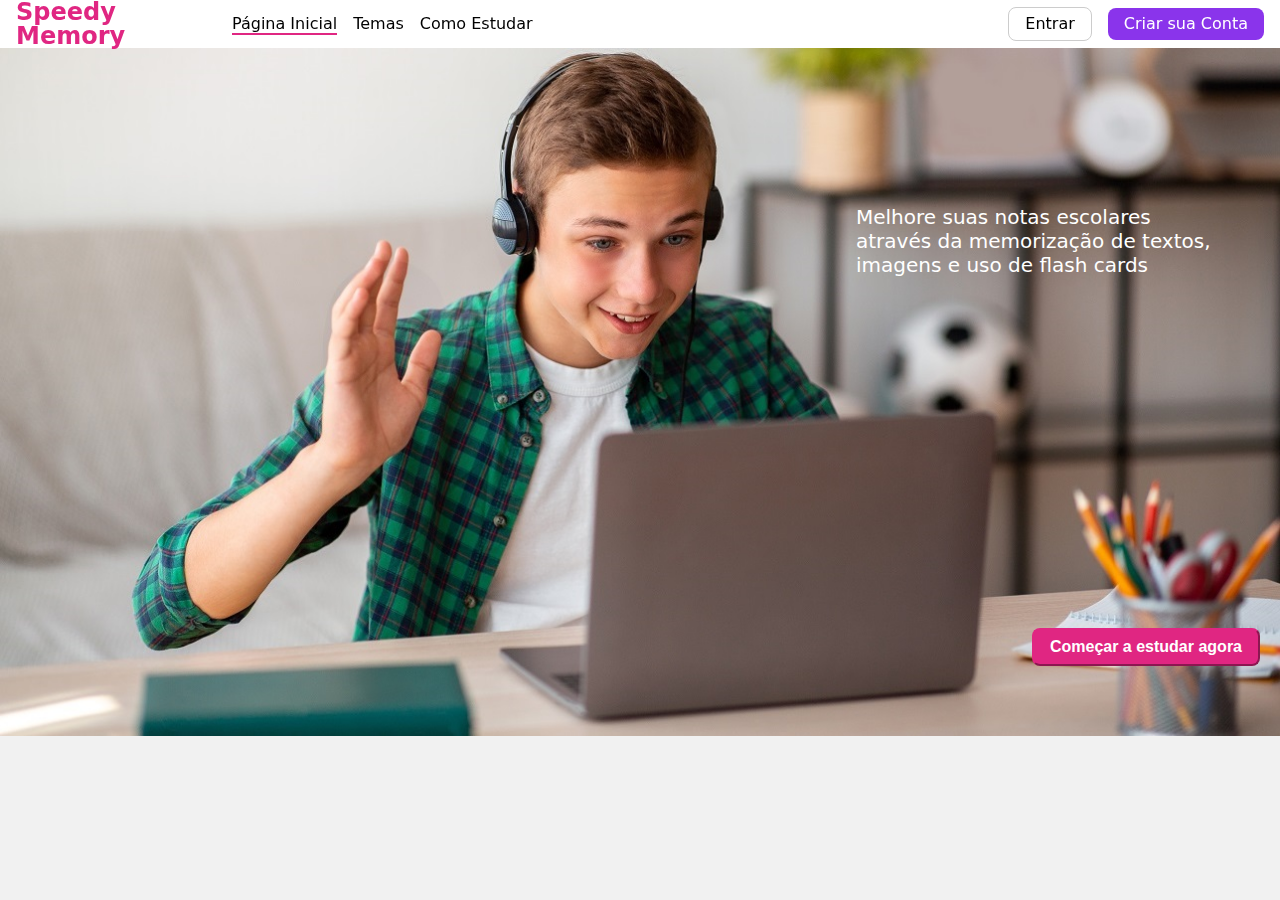
<file: index.html>
<!DOCTYPE html>
<html lang="pt-BR">
<head>
  <meta charset="UTF-8">
  <meta name="viewport" content="width=device-width, initial-scale=1.0">
  <title>Speedy Memory - Página Inicial</title>
  <link rel="stylesheet" href="assets/css/reset.css">
  <link rel="stylesheet" href="assets/css/style.css">
  <link href="assets/fontawesome/css/fontawesome.css" rel="stylesheet">
  <link href="assets/fontawesome/css/brands.css" rel="stylesheet">
  <link href="assets/fontawesome/css/solid.css" rel="stylesheet">
</head>
<body>
  <header>
    <nav>
      <div class="nav-logo"><span>Speedy Memory</span></div>
      <div class="menu-barras">
        <i class="fa-solid fa-bars"></i>
      </div>
      <div class="nav-itens">
        <div class="nav-itens-esquerda">
          <ul>
            <li><a href="index.html" class="ativado">Página Inicial</a></li>
            <li>
              <a>Temas</a>
              <ul>
                <li><a href="idiomas.html">Idiomas</a></li>
                <li><a>História</a></li>
                <li><a>Matemática</a></li>
                <li><a>...</a></li>
              </ul>

            </li>
            <li>
              <a>Como Estudar</a>
              <ul>
                <li><a href="dicas.html">Dicas</a></li>
                <li><a href="tecnicas_estudo.html">Técnicas de Estudo</a></li>
                <li><a href="indicacao_cursos.html">Indicação de Cursos</a></li>
              </ul>
            </li>
          </ul>
        </div>
        <div class="nav-itens-direita">
          <ul>
            <li id="entrar"><a href="entrar.html">Entrar</a></li>
            <li id="criar_conta"><a href="criar_conta.html">Criar sua Conta</a></li>
          </ul>
        </div>
      </div>
    </nav>
  </header>
  <main>
    <div class="contexto-principal">
      <img src="assets/img/1798078114.jpg">
      <p id="frase-pagina-principal">Melhore suas notas escolares através da memorização de textos, imagens e uso de flash cards</p>
      <button id="comecar_estudar_agora">Começar a estudar agora</button>
    </div>
  </main>

  <!-- <script src="assets/js/script.js"></script> -->
</body>
</html>
</file>
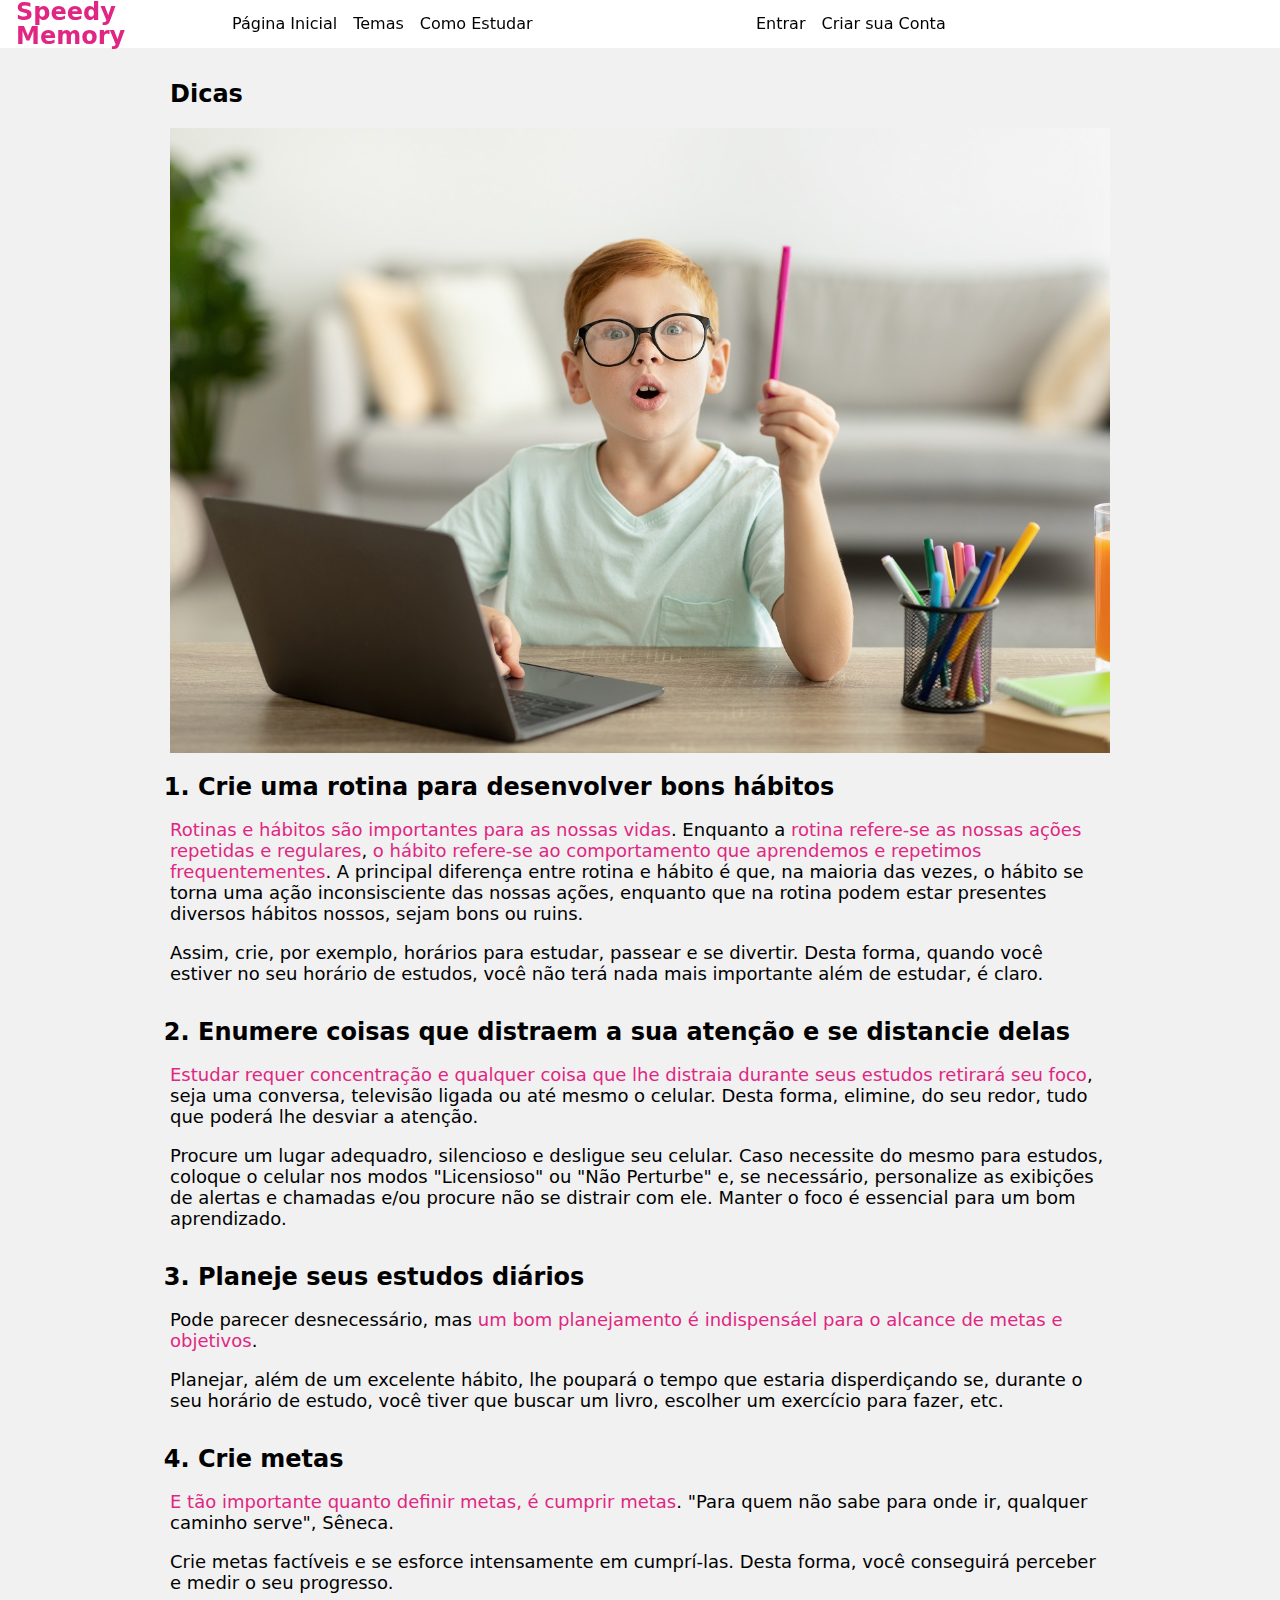
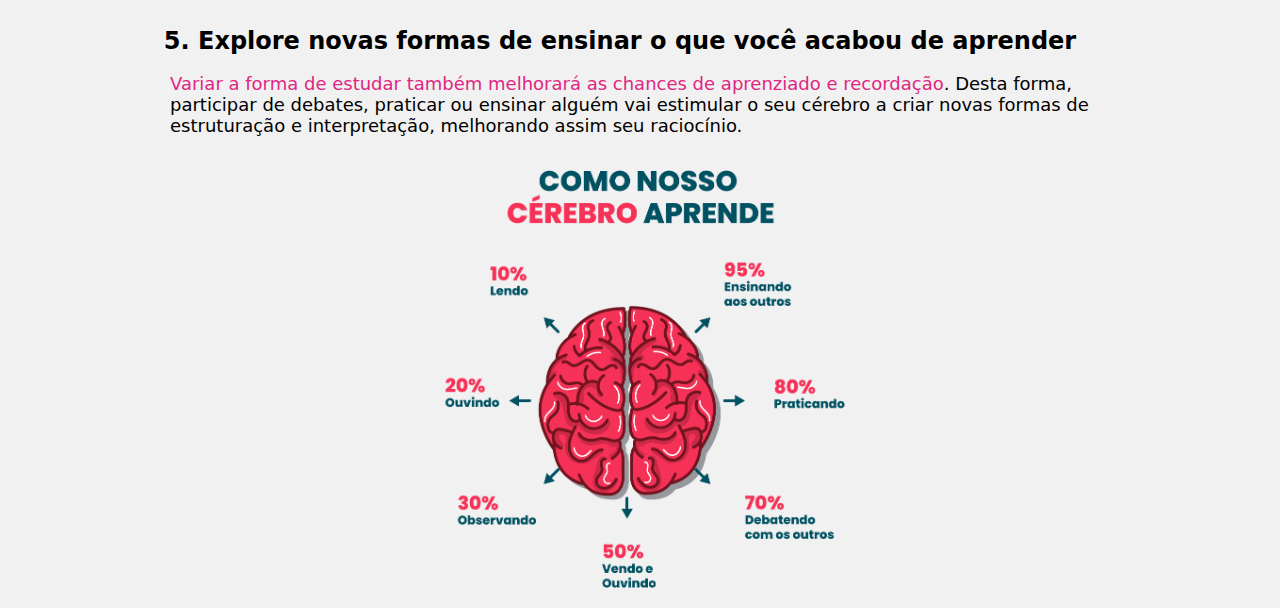
<file: como_estudar.html>
<!DOCTYPE html>
<html lang="pt-BR">
<head>
  <meta charset="UTF-8">
  <title>Speedy Memory - Como estudar</title>
  <link rel="stylesheet" href="assets/css/reset.css">
  <link rel="stylesheet" href="assets/css/style.css">
  <link rel="stylesheet" href="assets/css/como_estudar.css">
</head>
<body>
  <header>
    <nav>
      <div class="nav-logo"><span>Speedy Memory</span></div>
      <div class="nav-itens">
        <div class="nav-itens esquerda">
          <ul>
            <li><a href="index.html">Página Inicial</a></li>
            <li><a href="ingles.html">Temas</a></li>
            <li><a href="como_estudar.html" class="ativado">Como Estudar</a></li>
          </ul>
        </div>
        <div class="nav-itens direita">
          <ul>
            <li id="entrar"><a href="entrar.html">Entrar</a></li>
            <li id="criar_conta"><a href="criar_conta.html">Criar sua Conta</a></li>
          </ul>
        </div>
      </div>
    </nav>
  </header>
  <main>
    <div class="container">
      <h2>Dicas</h2>

      <img src="assets/img/2051500247.jpg" class="foto-estudante">
  
      <ol>
        <li>
          Crie uma rotina para desenvolver bons hábitos
        </li>
        <p><u>Rotinas e hábitos são importantes para as nossas vidas</u>. Enquanto a <u>rotina refere-se as nossas ações 
          repetidas e regulares</u>, <u>o hábito refere-se ao comportamento que aprendemos e repetimos frequentementes</u>. A 
          principal diferença  entre rotina e hábito é que, na maioria das vezes, o hábito se torna uma ação inconsisciente
          das nossas ações, enquanto que na rotina podem estar presentes diversos hábitos nossos, sejam bons ou ruins.</p>
        <p>Assim, crie, por exemplo, horários para estudar, passear e se divertir. Desta forma, quando você estiver no seu 
          horário de estudos, você não terá nada mais importante além de estudar, é claro.</p>
        <li> 
          Enumere coisas que distraem a sua atenção e se distancie delas
        </li>
        <p><u>Estudar requer concentração e qualquer coisa que lhe distraia durante seus estudos retirará seu foco</u>, 
          seja uma conversa, televisão ligada ou até mesmo o celular. Desta forma, elimine, do seu redor, tudo que poderá lhe 
          desviar a atenção.</p>
        <p>Procure um lugar adequadro, silencioso e desligue seu celular. Caso necessite do mesmo para estudos, coloque o 
          celular nos modos "Licensioso" ou "Não Perturbe" e, se necessário, personalize as exibições de alertas e chamadas 
          e/ou procure não se distrair com ele. Manter o foco é essencial para um bom aprendizado.</p>

        <li>
          Planeje seus estudos diários
        </li>
        <p>Pode parecer desnecessário, mas <u>um bom planejamento é indispensáel para o alcance de metas e objetivos</u>.</p>
        <p>Planejar, além de um excelente hábito, lhe poupará o tempo que estaria disperdiçando se, durante o seu horário de 
          estudo, você tiver que buscar um livro, escolher um exercício para fazer, etc.</p>

        <li>
          Crie metas
        </li>
        <p><u>E tão importante quanto definir metas, é cumprir metas</u>. "Para quem não sabe para onde ir, qualquer caminho 
          serve", Sêneca.</p>
        <p>Crie metas factíveis e se esforce intensamente em cumprí-las. Desta forma, você conseguirá perceber e medir o seu 
          progresso.</p>

        <li>
          Explore novas formas de ensinar o que você acabou de aprender
        </li>
        <p><u>Variar a forma de estudar também melhorará as chances de aprenziado e recordação</u>. Desta forma, participar de
          debates, praticar ou ensinar alguém vai estimular o seu cérebro a criar novas formas de estruturação e
          interpretação, melhorando assim seu raciocínio.</p>
        <center>
          <img src="assets/img/como-nosso-cerebro-aprende.png" alt="Como nosso cérebro aprende" style="width: 50%;">
        </center>

      </ol>
      
    

    

    

    

    </div>
  </main>
</body>
</html>
</file>
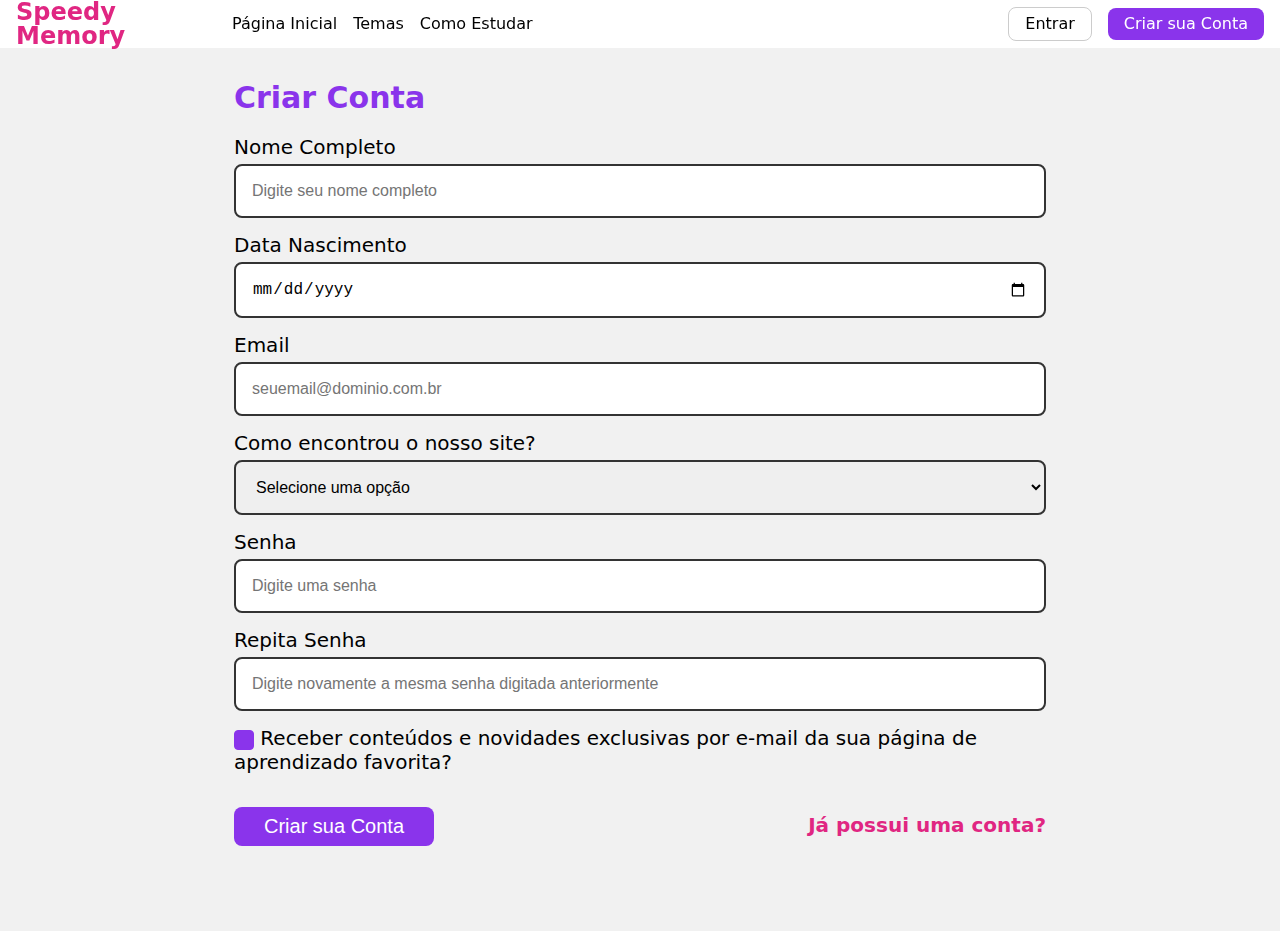
<file: criar_conta.html>
<!DOCTYPE html>
<html lang="pt-BR">
<head>
  <meta charset="UTF-8">
  <meta name="viewport" content="width=device-width, initial-scale=1.0">
  <title>Speedy Memory - Criar Conta</title>
  <link rel="stylesheet" href="assets/css/reset.css">
  <link rel="stylesheet" href="assets/css/style.css">
  <link rel="stylesheet" href="assets/css/criar_conta.css">
  <link href="assets/fontawesome/css/fontawesome.css" rel="stylesheet">
  <link href="assets/fontawesome/css/brands.css" rel="stylesheet">
  <link href="assets/fontawesome/css/solid.css" rel="stylesheet">
</head>
<body>
  <header>
    <nav>
      <div class="nav-logo"><span>Speedy Memory</span></div>
      <div class="menu-barras">
        <i class="fa-solid fa-bars"></i>
      </div>
      <div class="nav-itens">
        <div class="nav-itens-esquerda">
          <ul>
            <li><a href="index.html">Página Inicial</a></li>
            <li>
              <a>Temas</a>
              <ul>
                <li><a href="idiomas.html">Idiomas</a></li>
                <li><a>História</a></li>
                <li><a>Matemática</a></li>
                <li><a>...</a></li>
              </ul>

            </li>
            <li>
              <a>Como Estudar</a>
              <ul>
                <li><a href="dicas.html">Dicas</a></li>
                <li><a href="tecnicas_estudo.html">Técnicas de Estudo</a></li>
                <li><a href="indicacao_cursos.html">Indicação de Cursos</a></li>
              </ul>
            </li>
          </ul>
        </div>
        <div class="nav-itens-direita">
          <ul>
            <li id="entrar"><a href="entrar.html">Entrar</a></li>
            <li id="criar_conta"><a href="criar_conta.html">Criar sua Conta</a></li>
          </ul>
        </div>
      </div>
    </nav>
  </header>
  <main>
    <div class="container">
      <div class="caixa">
        <h2>Criar Conta</h2>
        <form>
          <div>
            <label for="nome">Nome Completo</label>
            <input type="text" id="nome_completo" placeholder="Digite seu nome completo" required>
          </div>
          <div>
            <label for="data_nascimento">Data Nascimento</label>
            <input type="date" id="data_nascimento" required>
          </div>
          <div>
            <label for="email">Email</label>
            <input type="email" id="email" placeholder="seuemail@dominio.com.br" required>
          </div>
          <div>
            <label for="tema">Como encontrou o nosso site?</label>
            <select name="tema" id="tema">
              <option value="">Selecione uma opção</option>
              <option value="google">Google</option>
              <option value="facebook">Facebook</option>
              <option value="instagram">Instagram</option>
              <option value="indicacao">Indicação Amigo</option>
              <option value="outro">Outro</option>
            </select>
          </div>
          <div>
            <label for="senha">Senha</label>
            <input type="password" id="senha" placeholder="Digite uma senha" required>
          </div>
          <div>
            <label for="repita_senha">Repita Senha</label>
            <input type="password" id="repita_senha" placeholder="Digite novamente a mesma senha digitada anteriormente" required>
          </div>
          <div>
            <label for="receber_conteudos">
              <input type="checkbox" id="receber_conteudos" checked>
              <span class="receber_notificacoes"></span>
              Receber conteúdos e novidades exclusivas por e-mail da sua página de aprendizado favorita?</label>
          </div>
          <div>
            <button>Criar sua Conta</button>
            <a class="entrar" href="entrar.html">Já possui uma conta?</a>
          </div>
        </form>
      </div>
    </div>
  </main>
</body>
</html>
</file>
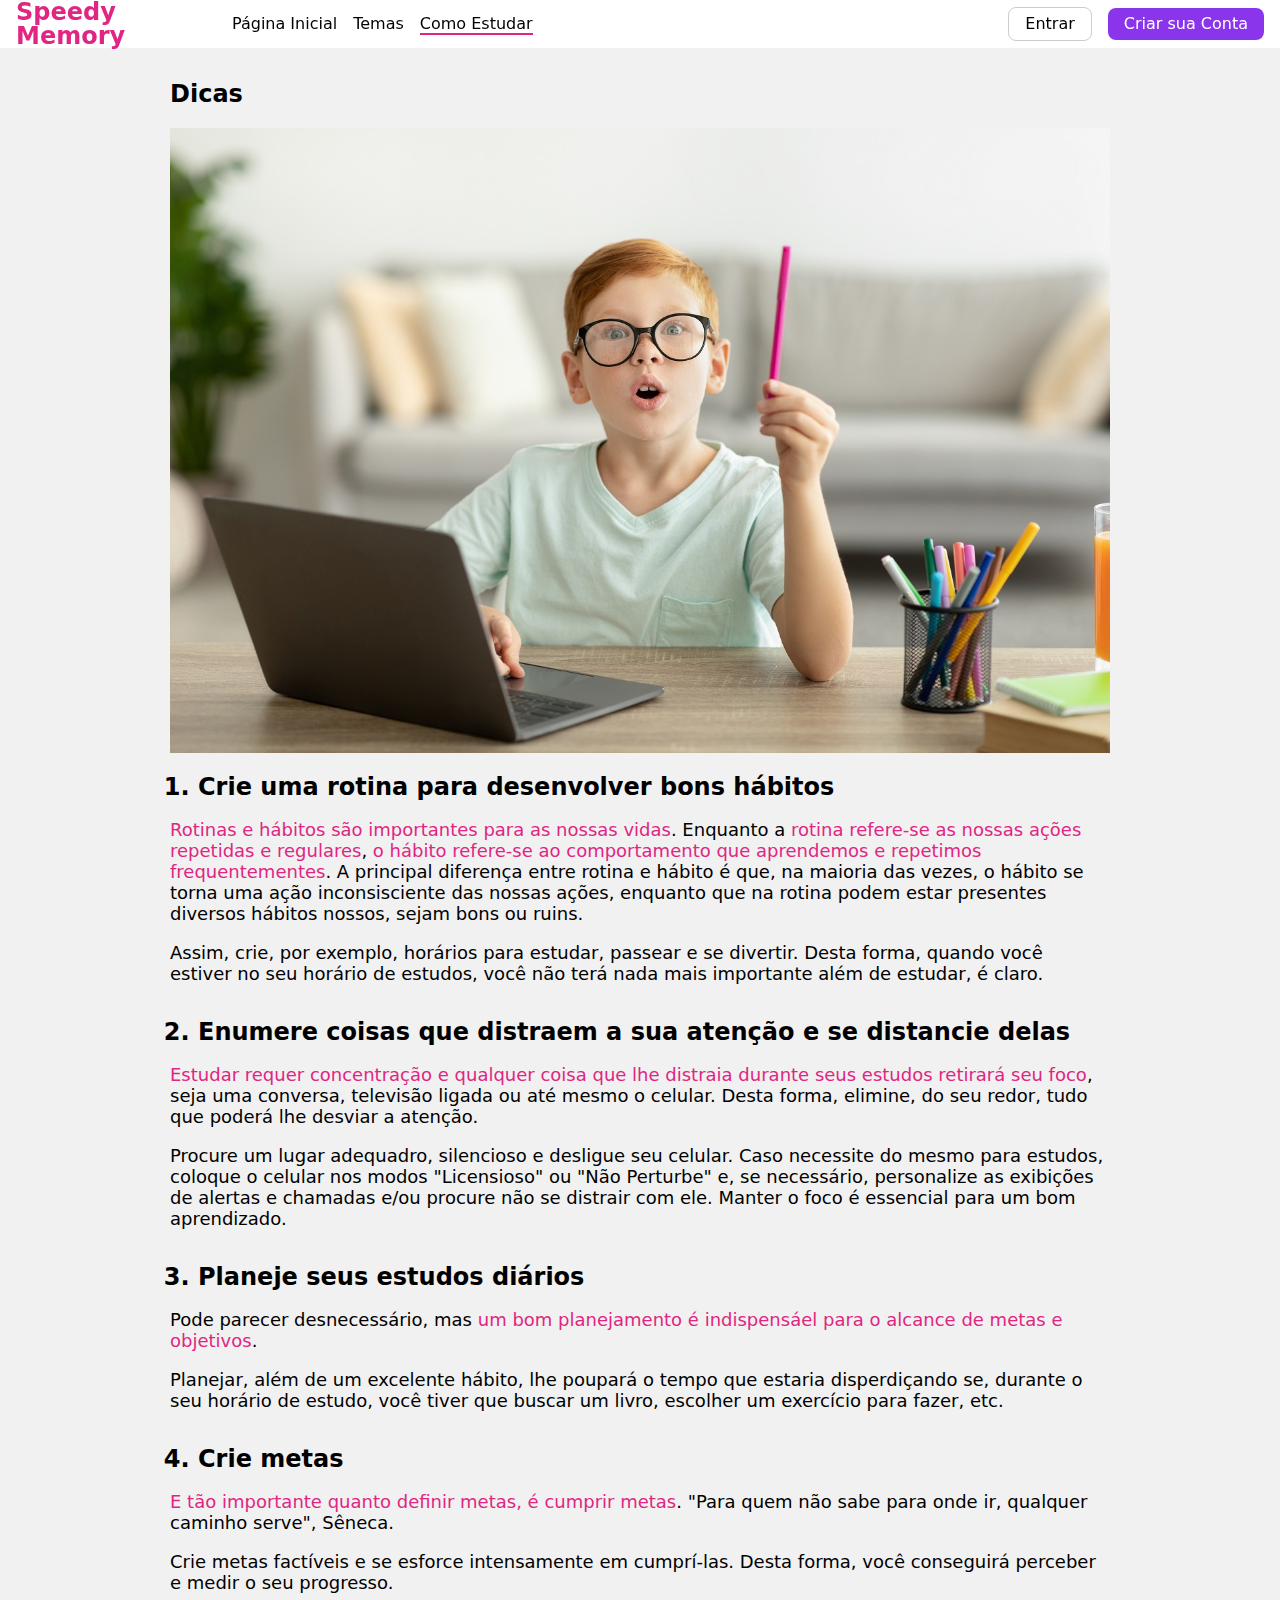
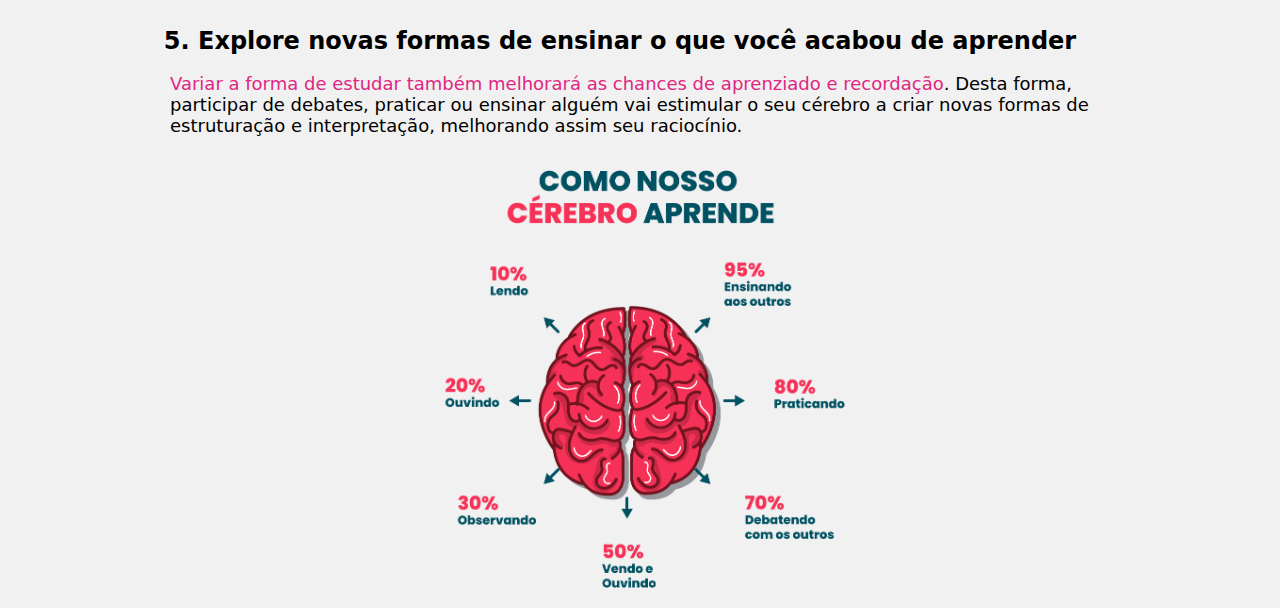
<file: dicas.html>
<!DOCTYPE html>
<html lang="pt-BR">
<head>
  <meta charset="UTF-8">
  <meta name="viewport" content="width=device-width, initial-scale=1.0">
  <title>Speedy Memory - Como Estudar - Dicas</title>
  <link rel="stylesheet" href="assets/css/reset.css">
  <link rel="stylesheet" href="assets/css/style.css">
  <link rel="stylesheet" href="assets/css/como_estudar.css">
  <link href="assets/fontawesome/css/fontawesome.css" rel="stylesheet">
  <link href="assets/fontawesome/css/brands.css" rel="stylesheet">
  <link href="assets/fontawesome/css/solid.css" rel="stylesheet">
</head>
<body>
  <header>
    <nav>
      <div class="nav-logo"><span>Speedy Memory</span></div>
      <div class="menu-barras">
        <i class="fa-solid fa-bars"></i>
      </div>
      <div class="nav-itens">
        <div class="nav-itens-esquerda">
          <ul>
            <li><a href="index.html">Página Inicial</a></li>
            <li>
              <a>Temas</a>
              <ul>
                <li><a href="idiomas.html">Idiomas</a></li>
                <li><a>História</a></li>
                <li><a>Matemática</a></li>
                <li><a>...</a></li>
              </ul>

            </li>
            <li>
              <a class="ativado">Como Estudar</a>
              <ul>
                <li><a href="dicas.html" class="ativado">Dicas</a></li>
                <li><a href="tecnicas_estudo.html">Técnicas de Estudo</a></li>
                <li><a href="indicacao_cursos.html">Indicação de Cursos</a></li>
              </ul>
            </li>
          </ul>
        </div>
        <div class="nav-itens-direita">
          <ul>
            <li id="entrar"><a href="entrar.html">Entrar</a></li>
            <li id="criar_conta"><a href="criar_conta.html">Criar sua Conta</a></li>
          </ul>
        </div>
      </div>
    </nav>
  </header>
  <main>
    <div class="container">
      <h2>Dicas</h2>

      <img src="assets/img/2051500247.jpg" class="foto-estudante">
  
      <ol>
        <li>
          Crie uma rotina para desenvolver bons hábitos
        </li>
        <p><u>Rotinas e hábitos são importantes para as nossas vidas</u>. Enquanto a <u>rotina refere-se as nossas ações 
          repetidas e regulares</u>, <u>o hábito refere-se ao comportamento que aprendemos e repetimos frequentementes</u>. A 
          principal diferença  entre rotina e hábito é que, na maioria das vezes, o hábito se torna uma ação inconsisciente
          das nossas ações, enquanto que na rotina podem estar presentes diversos hábitos nossos, sejam bons ou ruins.</p>
        <p>Assim, crie, por exemplo, horários para estudar, passear e se divertir. Desta forma, quando você estiver no seu 
          horário de estudos, você não terá nada mais importante além de estudar, é claro.</p>
        
        <li> 
          Enumere coisas que distraem a sua atenção e se distancie delas
        </li>
        <p><u>Estudar requer concentração e qualquer coisa que lhe distraia durante seus estudos retirará seu foco</u>, 
          seja uma conversa, televisão ligada ou até mesmo o celular. Desta forma, elimine, do seu redor, tudo que poderá lhe 
          desviar a atenção.</p>
        <p>Procure um lugar adequadro, silencioso e desligue seu celular. Caso necessite do mesmo para estudos, coloque o 
          celular nos modos "Licensioso" ou "Não Perturbe" e, se necessário, personalize as exibições de alertas e chamadas 
          e/ou procure não se distrair com ele. Manter o foco é essencial para um bom aprendizado.</p>

        <li>
          Planeje seus estudos diários
        </li>
        <p>Pode parecer desnecessário, mas <u>um bom planejamento é indispensáel para o alcance de metas e objetivos</u>.</p>
        <p>Planejar, além de um excelente hábito, lhe poupará o tempo que estaria disperdiçando se, durante o seu horário de 
          estudo, você tiver que buscar um livro, escolher um exercício para fazer, etc.</p>

        <li>
          Crie metas
        </li>
        <p><u>E tão importante quanto definir metas, é cumprir metas</u>. "Para quem não sabe para onde ir, qualquer caminho 
          serve", Sêneca.</p>
        <p>Crie metas factíveis e se esforce intensamente em cumprí-las. Desta forma, você conseguirá perceber e medir o seu 
          progresso.</p>

        <li>
          Explore novas formas de ensinar o que você acabou de aprender
        </li>
        <p><u>Variar a forma de estudar também melhorará as chances de aprenziado e recordação</u>. Desta forma, participar de
          debates, praticar ou ensinar alguém vai estimular o seu cérebro a criar novas formas de estruturação e
          interpretação, melhorando assim seu raciocínio.</p>
        <center>
          <img src="assets/img/como-nosso-cerebro-aprende.png" alt="Como nosso cérebro aprende" style="width: 50%;">
        </center>

      </ol>
      
    

    

    

    

    </div>
  </main>
</body>
</html>
</file>
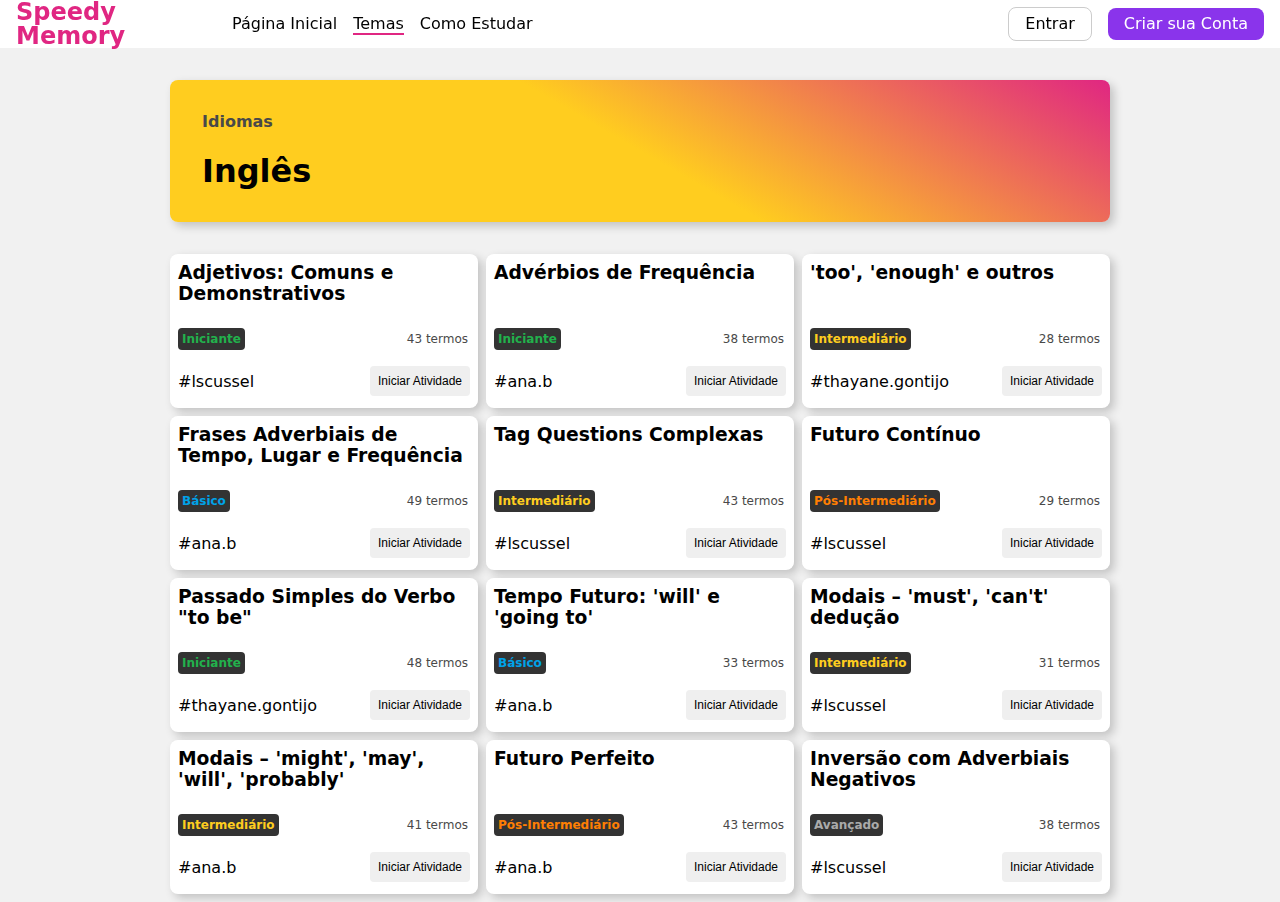
<file: idiomas.html>
<!DOCTYPE html>
<html lang="pt-BR">
<head>
  <meta charset="UTF-8">
  <meta name="viewport" content="width=device-width, initial-scale=1.0">
  <title>Speedy Memory - Idiomas - Inglês</title>
  <link rel="stylesheet" href="assets/css/reset.css">
  <link rel="stylesheet" href="assets/css/style.css">
  <link rel="stylesheet" href="assets/css/temas.css">
  <link href="assets/fontawesome/css/fontawesome.css" rel="stylesheet">
  <link href="assets/fontawesome/css/brands.css" rel="stylesheet">
  <link href="assets/fontawesome/css/solid.css" rel="stylesheet">
</head>
<body>
  <header>
    <nav>
      <div class="nav-logo"><span>Speedy Memory</span></div>
      <div class="menu-barras">
        <i class="fa-solid fa-bars"></i>
      </div>
      <div class="nav-itens">
        <div class="nav-itens-esquerda">
          <ul>
            <li><a href="index.html">Página Inicial</a></li>
            <li>
              <a class="ativado">Temas</a>
              <ul>
                <li><a href="idiomas.html" class="ativado">Idiomas</a></li>
                <li><a>História</a></li>
                <li><a>Matemática</a></li>
                <li><a>...</a></li>
              </ul>

            </li>
            <li>
              <a>Como Estudar</a>
              <ul>
                <li><a href="dicas.html">Dicas</a></li>
                <li><a href="tecnicas_estudo.html">Técnicas de Estudo</a></li>
                <li><a href="indicacao_cursos.html">Indicação de Cursos</a></li>
              </ul>
            </li>
          </ul>
        </div>
        <div class="nav-itens-direita">
          <ul>
            <li id="entrar"><a href="entrar.html">Entrar</a></li>
            <li id="criar_conta"><a href="criar_conta.html">Criar sua Conta</a></li>
          </ul>
        </div>
      </div>
    </nav>
  </header>
  <main>
    <div class="container">
      <div class="caixa-titulo">
        <h4>Idiomas</h4>
        <h1>Inglês</h1>
      </div>
      <div class="caixa-exercicios">
        <div class="atividade">
          <div class="cabecalho">
            <h3 class="titulo">Adjetivos: Comuns e Demonstrativos</h3>
          </div>
          <div class="corpo">
            <div class="nivel-e-termos">
              <span class="nivel a1">Iniciante</span>
              <span class="qtd-termos">43 termos</span>
            </div>
          </div>
          <div class="rodape">
            <div class="id-aluno">#lscussel</div>
            <div><button>Iniciar Atividade</button></div>
          </div>
        </div>
        <div class="atividade">
          <div class="cabecalho">
            <h3 class="titulo">Advérbios de Frequência</h3>
          </div>
          <div class="corpo">
            <div class="nivel-e-termos">
              <span class="nivel a1">Iniciante</span>
              <span class="qtd-termos">38 termos</span>
            </div>
          </div>
          <div class="rodape">
            <div class="id-aluno">#ana.b</div>
            <div><button>Iniciar Atividade</button></div>
          </div>
        </div>
        <div class="atividade">
          <div class="cabecalho">
            <h3 class="titulo">'too', 'enough' e outros</h3>
          </div>
          <div class="corpo">
            <div class="nivel-e-termos">
              <span class="nivel b1">Intermediário</span>
              <span class="qtd-termos">28 termos</span>
            </div>
          </div>
          <div class="rodape">
            <div class="id-aluno">#thayane.gontijo</div>
            <div><button>Iniciar Atividade</button></div>
          </div>
        </div>
        <div class="atividade">
          <div class="cabecalho">
            <h3 class="titulo">Frases Adverbiais de Tempo, Lugar e Frequência</h3>
          </div>
          <div class="corpo">
            <div class="nivel-e-termos">
              <span class="nivel a2">Básico</span>
              <span class="qtd-termos">49 termos</span>
            </div>
          </div>
          <div class="rodape">
            <div class="id-aluno">#ana.b</div>
            <div><button>Iniciar Atividade</button></div>
          </div>
        </div>
        <div class="atividade">
          <div class="cabecalho">
            <h3 class="titulo">Tag Questions Complexas</h3>
          </div>
          <div class="corpo">
            <div class="nivel-e-termos">
              <span class="nivel b1">Intermediário</span>
              <span class="qtd-termos">43 termos</span>
            </div>
          </div>
          <div class="rodape">
            <div class="id-aluno">#lscussel</div>
            <div><button>Iniciar Atividade</button></div>
          </div>
        </div>
        <div class="atividade">
          <div class="cabecalho">
            <h3 class="titulo">Futuro Contínuo</h3>
          </div>
          <div class="corpo">
            <div class="nivel-e-termos">
              <span class="nivel b2">Pós-Intermediário</span>
              <span class="qtd-termos">29 termos</span>
            </div>
          </div>
          <div class="rodape">
            <div class="id-aluno">#lscussel</div>
            <div><button>Iniciar Atividade</button></div>
          </div>
        </div>
        <div class="atividade">
          <div class="cabecalho">
            <h3 class="titulo">Passado Simples do Verbo "to be"</h3>
          </div>
          <div class="corpo">
            <div class="nivel-e-termos">
              <span class="nivel a1">Iniciante</span>
              <span class="qtd-termos">48 termos</span>
            </div>
          </div>
          <div class="rodape">
            <div class="id-aluno">#thayane.gontijo</div>
            <div><button>Iniciar Atividade</button></div>
          </div>
        </div>
        <div class="atividade">
          <div class="cabecalho">
            <h3 class="titulo">Tempo Futuro: 'will' e 'going to'</h3>
          </div>
          <div class="corpo">
            <div class="nivel-e-termos">
              <span class="nivel a2">Básico</span>
              <span class="qtd-termos">33 termos</span>
            </div>
          </div>
          <div class="rodape">
            <div class="id-aluno">#ana.b</div>
            <div><button>Iniciar Atividade</button></div>
          </div>
        </div>
        <div class="atividade">
          <div class="cabecalho">
            <h3 class="titulo">Modais – 'must', 'can't' dedução</h3>
          </div>
          <div class="corpo">
            <div class="nivel-e-termos">
              <span class="nivel b1">Intermediário</span>
              <span class="qtd-termos">31 termos</span>
            </div>
          </div>
          <div class="rodape">
            <div class="id-aluno">#lscussel</div>
            <div><button>Iniciar Atividade</button></div>
          </div>
        </div>
        <div class="atividade">
          <div class="cabecalho">
            <h3 class="titulo">Modais – 'might', 'may', 'will', 'probably'</h3>
          </div>
          <div class="corpo">
            <div class="nivel-e-termos">
              <span class="nivel b1">Intermediário</span>
              <span class="qtd-termos">41 termos</span>
            </div>
          </div>
          <div class="rodape">
            <div class="id-aluno">#ana.b</div>
            <div><button>Iniciar Atividade</button></div>
          </div>
        </div>
        <div class="atividade">
          <div class="cabecalho">
            <h3 class="titulo">Futuro Perfeito</h3>
          </div>
          <div class="corpo">
            <div class="nivel-e-termos">
              <span class="nivel b2">Pós-Intermediário</span>
              <span class="qtd-termos">43 termos</span>
            </div>
          </div>
          <div class="rodape">
            <div class="id-aluno">#ana.b</div>
            <div><button>Iniciar Atividade</button></div>
          </div>
        </div>
        <div class="atividade">
          <div class="cabecalho">
            <h3 class="titulo">Inversão com Adverbiais Negativos</h3>
          </div>
          <div class="corpo">
            <div class="nivel-e-termos">
              <span class="nivel c1">Avançado</span>
              <span class="qtd-termos">38 termos</span>
            </div>
          </div>
          <div class="rodape">
            <div class="id-aluno">#lscussel</div>
            <div><button>Iniciar Atividade</button></div>
          </div>
        </div>
      </div>

    </div>
  </main>

</body>
</html>
</file>
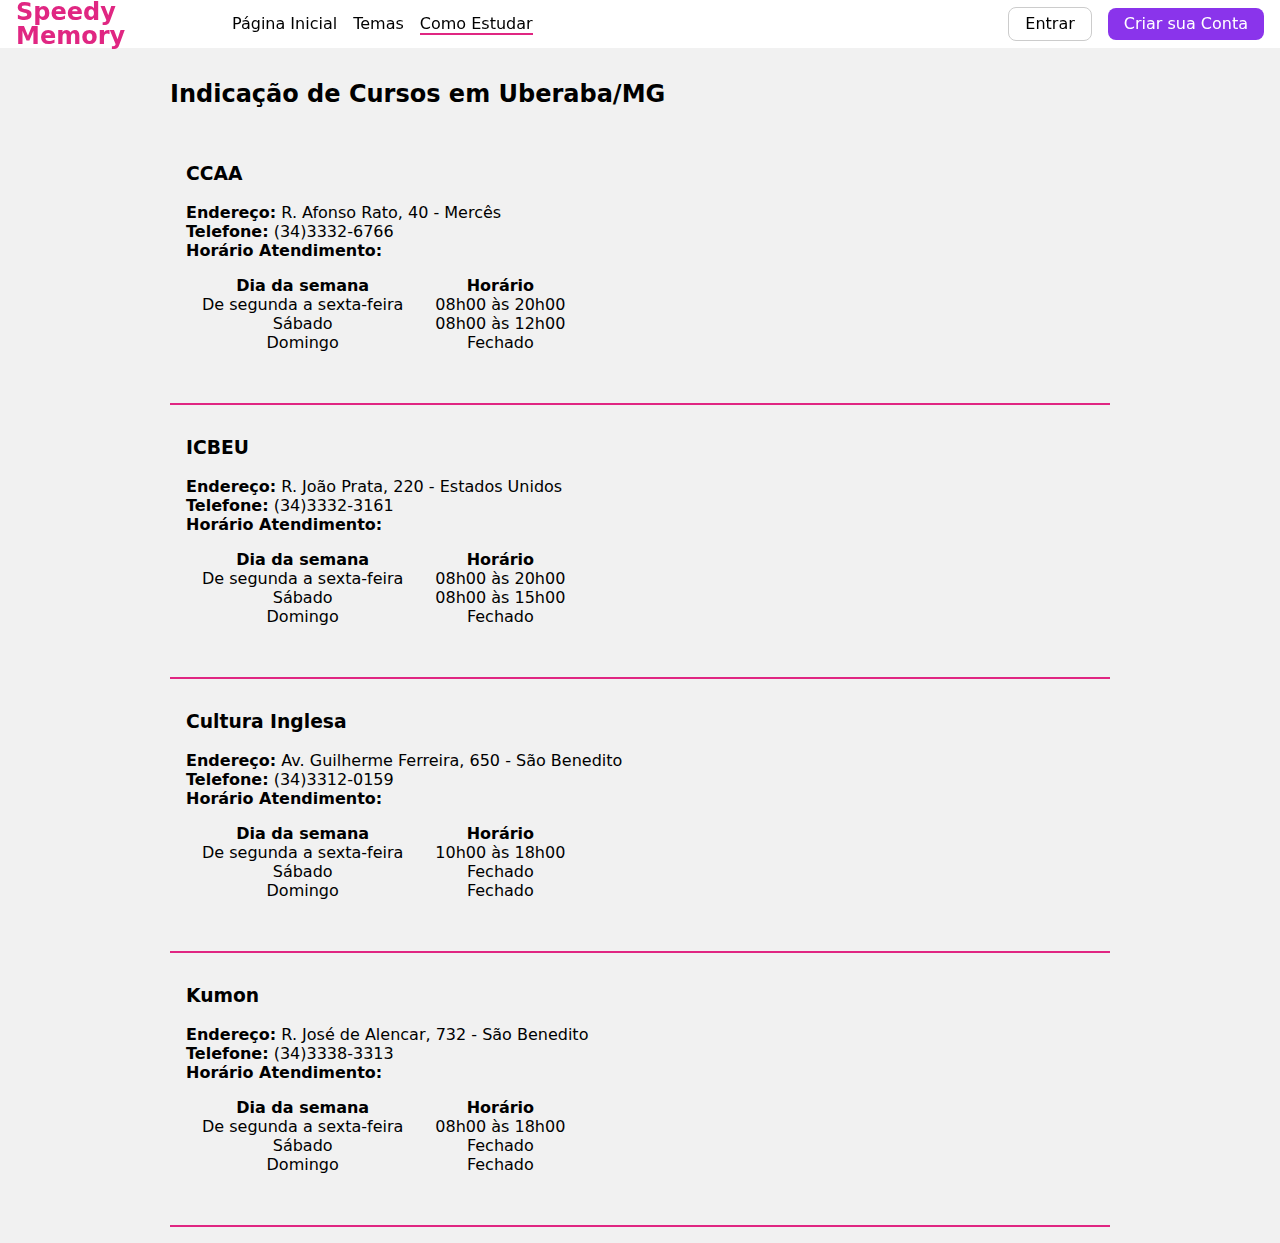
<file: indicacao_cursos.html>
<!DOCTYPE html>
<html lang="pt-BR">
<head>
  <meta charset="UTF-8">
  <meta name="viewport" content="width=device-width, initial-scale=1.0">
  <title>Speedy Memory - Como Estudar - Indicação de Cursos</title>
  <link rel="stylesheet" href="assets/css/reset.css">
  <link rel="stylesheet" href="assets/css/style.css">  
  <link rel="stylesheet" href="assets/css/como_estudar.css">
  <link href="assets/fontawesome/css/fontawesome.css" rel="stylesheet">
  <link href="assets/fontawesome/css/brands.css" rel="stylesheet">
  <link href="assets/fontawesome/css/solid.css" rel="stylesheet">
</head>
<body>
  <header>
    <nav>
      <div class="nav-logo"><span>Speedy Memory</span></div>
      <div class="menu-barras">
        <i class="fa-solid fa-bars"></i>
      </div>
      <div class="nav-itens">
        <div class="nav-itens-esquerda">
          <ul>
            <li><a href="index.html">Página Inicial</a></li>
            <li>
              <a>Temas</a>
              <ul>
                <li><a href="idiomas.html">Idiomas</a></li>
                <li><a>História</a></li>
                <li><a>Matemática</a></li>
                <li><a>...</a></li>
              </ul>

            </li>
            <li>
              <a class="ativado">Como Estudar</a>
              <ul>
                <li><a href="dicas.html">Dicas</a></li>
                <li><a href="tecnicas_estudo.html">Técnicas de Estudo</a></li>
                <li><a href="indicacao_cursos.html" class="ativado">Indicação de Cursos</a></li>
              </ul>
            </li>
          </ul>
        </div>
        <div class="nav-itens-direita">
          <ul>
            <li id="entrar"><a href="entrar.html">Entrar</a></li>
            <li id="criar_conta"><a href="criar_conta.html">Criar sua Conta</a></li>
          </ul>
        </div>
      </div>
    </nav>
  </header>
  <main>
    <div class="container">
      <h2>Indicação de Cursos em Uberaba/MG</h2>

      <br>
      <div class="instituicao">
        <div>
          <h3>CCAA</h3>
          <p><strong>Endereço:</strong> R. Afonso Rato, 40 - Mercês<br>
          <strong>Telefone:</strong> (34)3332-6766<br>
          <strong>Horário Atendimento:</strong></p>
          <table>
            <thead>
              <tr>
                <th>Dia da semana</th>
                <th>Horário</th>
              </tr>
            </thead>
            <tbody>
              <tr>
                <td>De segunda a sexta-feira</td>
                <td>08h00 às 20h00</td>
              </tr>
              <tr>
                <td>Sábado</td>
                <td>08h00 às 12h00</td>
              </tr>
              <tr>
                <td>Domingo</td>
                <td>Fechado</td>
              </tr>
            </tbody>
          </table>
        </div>
        <div>
          <iframe src="https://www.google.com/maps/embed?pb=!1m18!1m12!1m3!1d3755.1844134454564!2d-47.942641084541954!3d-19.747318037755345!2m3!1f0!2f0!3f0!3m2!1i1024!2i768!4f13.1!3m3!1m2!1s0x94bad1cab73bfe9d%3A0x1194baf058bc3ef5!2sCCAA%20Uberaba!5e0!3m2!1spt-BR!2sbr!4v1670293436776!5m2!1spt-BR!2sbr" width="600" height="450" style="border:0;" allowfullscreen="" loading="lazy" referrerpolicy="no-referrer-when-downgrade"></iframe>
        </div>
      </div>


      <div class="instituicao">
        <div>
          <h3>ICBEU</h3>
          <p><strong>Endereço:</strong> R. João Prata, 220 - Estados Unidos<br>
          <strong>Telefone:</strong> (34)3332-3161<br>
          <strong>Horário Atendimento:</strong></p>
          <table>
            <thead>
              <tr>
                <th>Dia da semana</th>
                <th>Horário</th>
              </tr>
            </thead>
            <tbody>
              <tr>
                <td>De segunda a sexta-feira</td>
                <td>08h00 às 20h00</td>
              </tr>
              <tr>
                <td>Sábado</td>
                <td>08h00 às 15h00</td>
              </tr>
              <tr>
                <td>Domingo</td>
                <td>Fechado</td>
              </tr>
            </tbody>
          </table>
        </div>
        <div>
          <iframe src="https://www.google.com/maps/embed?pb=!1m18!1m12!1m3!1d3755.1058614594567!2d-47.92908718454214!3d-19.750656437858964!2m3!1f0!2f0!3f0!3m2!1i1024!2i768!4f13.1!3m3!1m2!1s0x94bad02ed3e80331%3A0xf097dc802536705f!2sICBEU%20Idiomas%20-%20Unidade%201!5e0!3m2!1spt-BR!2sbr!4v1670293554028!5m2!1spt-BR!2sbr" width="600" height="450" style="border:0;" allowfullscreen="" loading="lazy" referrerpolicy="no-referrer-when-downgrade"></iframe>
        </div>
      </div>


      <div class="instituicao">
        <div>
          <h3>Cultura Inglesa</h3>
          <p><strong>Endereço:</strong> Av. Guilherme Ferreira, 650 - São Benedito<br>
          <strong>Telefone:</strong> (34)3312-0159<br>
          <strong>Horário Atendimento:</strong></p>
          <table>
            <thead>
              <tr>
                <th>Dia da semana</th>
                <th>Horário</th>
              </tr>
            </thead>
            <tbody>
              <tr>
                <td>De segunda a sexta-feira</td>
                <td>10h00 às 18h00</td>
              </tr>
              <tr>
                <td>Sábado</td>
                <td>Fechado</td>
              </tr>
              <tr>
                <td>Domingo</td>
                <td>Fechado</td>
              </tr>
            </tbody>
          </table>
        </div>
        <div>
          <iframe src="https://www.google.com/maps/embed?pb=!1m18!1m12!1m3!1d3754.986406673173!2d-47.936918784542!3d-19.75573213801677!2m3!1f0!2f0!3f0!3m2!1i1024!2i768!4f13.1!3m3!1m2!1s0x94bad039cf00981f%3A0xfc29234a15364b16!2sCultura%20Inglesa%20Uberaba!5e0!3m2!1spt-BR!2sbr!4v1670293583190!5m2!1spt-BR!2sbr" width="600" height="450" style="border:0;" allowfullscreen="" loading="lazy" referrerpolicy="no-referrer-when-downgrade"></iframe>
        </div>
      </div>


      <div class="instituicao">
        <div>
          <h3>Kumon</h3>
          <p><strong>Endereço:</strong> R. José de Alencar, 732 - São Benedito<br>
          <strong>Telefone:</strong> (34)3338-3313<br>
          <strong>Horário Atendimento:</strong></p>
          <table>
            <thead>
              <tr>
                <th>Dia da semana</th>
                <th>Horário</th>
              </tr>
            </thead>
            <tbody>
              <tr>
                <td>De segunda a sexta-feira</td>
                <td>08h00 às 18h00</td>
              </tr>
              <tr>
                <td>Sábado</td>
                <td>Fechado</td>
              </tr>
              <tr>
                <td>Domingo</td>
                <td>Fechado</td>
              </tr>
            </tbody>
          </table>
        </div>
        <div>
          <iframe src="https://www.google.com/maps/embed?pb=!1m18!1m12!1m3!1d15019.948024654508!2d-47.94348486203818!3d-19.755706668460494!2m3!1f0!2f0!3f0!3m2!1i1024!2i768!4f13.1!3m3!1m2!1s0x94bad03a39c6b6e3%3A0x2fd1b101c0bcf276!2sKumon%20Uberaba-Sao%20Benedito%2FMg!5e0!3m2!1spt-BR!2sbr!4v1670293618741!5m2!1spt-BR!2sbr" width="600" height="450" style="border:0;" allowfullscreen="" loading="lazy" referrerpolicy="no-referrer-when-downgrade"></iframe>
        </div>
      </div>

    </div>
  </main>
</body>
</html>
</file>
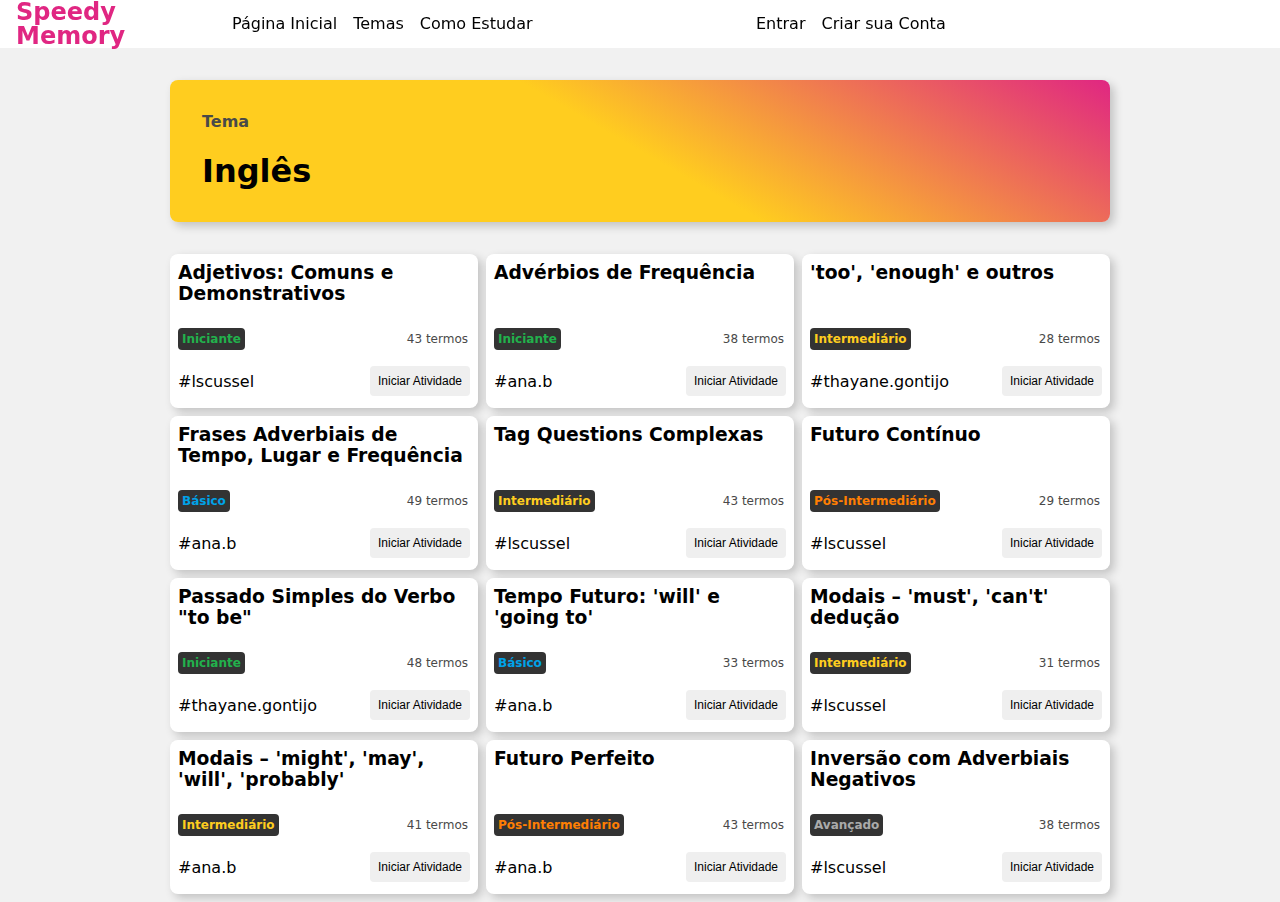
<file: ingles.html>
<!DOCTYPE html>
<html lang="pt-BR">
<head>
  <meta charset="UTF-8">
  <title>Speedy Memory - Página Inicial</title>
  <link rel="stylesheet" href="assets/css/reset.css">
  <link rel="stylesheet" href="assets/css/style.css">
  <link rel="stylesheet" href="assets/css/temas.css">
</head>
<body>
  <header>
    <nav>
      <div class="nav-logo"><span>Speedy Memory</span></div>
      <div class="nav-itens">
        <div class="nav-itens esquerda">
          <ul>
            <li><a href="index.html">Página Inicial</a></li>
            <li><a href="ingles.html" class="ativado">Temas</a></li>
            <li><a href="como_estudar.html">Como Estudar</a></li>
          </ul>
        </div>
        <div class="nav-itens direita">
          <ul>
            <li id="entrar"><a href="entrar.html">Entrar</a></li>
            <li id="criar_conta"><a href="criar_conta.html">Criar sua Conta</a></li>
          </ul>
        </div>
      </div>
    </nav>
  </header>
  <main>
    <div class="container">
      <div class="caixa-titulo">
        <h4>Tema</h4>
        <h1>Inglês</h1>
      </div>
      <div class="caixa-exercicios">
        <div class="atividade">
          <div class="cabecalho">
            <h3 class="titulo">Adjetivos: Comuns e Demonstrativos</h3>
          </div>
          <div class="corpo">
            <div class="nivel-e-termos">
              <span class="nivel a1">Iniciante</span>
              <span class="qtd-termos">43 termos</span>
            </div>
          </div>
          <div class="rodape">
            <div class="id-aluno">#lscussel</div>
            <div><button>Iniciar Atividade</button></div>
          </div>
        </div>
        <div class="atividade">
          <div class="cabecalho">
            <h3 class="titulo">Advérbios de Frequência</h3>
          </div>
          <div class="corpo">
            <div class="nivel-e-termos">
              <span class="nivel a1">Iniciante</span>
              <span class="qtd-termos">38 termos</span>
            </div>
          </div>
          <div class="rodape">
            <div class="id-aluno">#ana.b</div>
            <div><button>Iniciar Atividade</button></div>
          </div>
        </div>
        <div class="atividade">
          <div class="cabecalho">
            <h3 class="titulo">'too', 'enough' e outros</h3>
          </div>
          <div class="corpo">
            <div class="nivel-e-termos">
              <span class="nivel b1">Intermediário</span>
              <span class="qtd-termos">28 termos</span>
            </div>
          </div>
          <div class="rodape">
            <div class="id-aluno">#thayane.gontijo</div>
            <div><button>Iniciar Atividade</button></div>
          </div>
        </div>
        <div class="atividade">
          <div class="cabecalho">
            <h3 class="titulo">Frases Adverbiais de Tempo, Lugar e Frequência</h3>
          </div>
          <div class="corpo">
            <div class="nivel-e-termos">
              <span class="nivel a2">Básico</span>
              <span class="qtd-termos">49 termos</span>
            </div>
          </div>
          <div class="rodape">
            <div class="id-aluno">#ana.b</div>
            <div><button>Iniciar Atividade</button></div>
          </div>
        </div>
        <div class="atividade">
          <div class="cabecalho">
            <h3 class="titulo">Tag Questions Complexas</h3>
          </div>
          <div class="corpo">
            <div class="nivel-e-termos">
              <span class="nivel b1">Intermediário</span>
              <span class="qtd-termos">43 termos</span>
            </div>
          </div>
          <div class="rodape">
            <div class="id-aluno">#lscussel</div>
            <div><button>Iniciar Atividade</button></div>
          </div>
        </div>
        <div class="atividade">
          <div class="cabecalho">
            <h3 class="titulo">Futuro Contínuo</h3>
          </div>
          <div class="corpo">
            <div class="nivel-e-termos">
              <span class="nivel b2">Pós-Intermediário</span>
              <span class="qtd-termos">29 termos</span>
            </div>
          </div>
          <div class="rodape">
            <div class="id-aluno">#lscussel</div>
            <div><button>Iniciar Atividade</button></div>
          </div>
        </div>
        <div class="atividade">
          <div class="cabecalho">
            <h3 class="titulo">Passado Simples do Verbo "to be"</h3>
          </div>
          <div class="corpo">
            <div class="nivel-e-termos">
              <span class="nivel a1">Iniciante</span>
              <span class="qtd-termos">48 termos</span>
            </div>
          </div>
          <div class="rodape">
            <div class="id-aluno">#thayane.gontijo</div>
            <div><button>Iniciar Atividade</button></div>
          </div>
        </div>
        <div class="atividade">
          <div class="cabecalho">
            <h3 class="titulo">Tempo Futuro: 'will' e 'going to'</h3>
          </div>
          <div class="corpo">
            <div class="nivel-e-termos">
              <span class="nivel a2">Básico</span>
              <span class="qtd-termos">33 termos</span>
            </div>
          </div>
          <div class="rodape">
            <div class="id-aluno">#ana.b</div>
            <div><button>Iniciar Atividade</button></div>
          </div>
        </div>
        <div class="atividade">
          <div class="cabecalho">
            <h3 class="titulo">Modais – 'must', 'can't' dedução</h3>
          </div>
          <div class="corpo">
            <div class="nivel-e-termos">
              <span class="nivel b1">Intermediário</span>
              <span class="qtd-termos">31 termos</span>
            </div>
          </div>
          <div class="rodape">
            <div class="id-aluno">#lscussel</div>
            <div><button>Iniciar Atividade</button></div>
          </div>
        </div>
        <div class="atividade">
          <div class="cabecalho">
            <h3 class="titulo">Modais – 'might', 'may', 'will', 'probably'</h3>
          </div>
          <div class="corpo">
            <div class="nivel-e-termos">
              <span class="nivel b1">Intermediário</span>
              <span class="qtd-termos">41 termos</span>
            </div>
          </div>
          <div class="rodape">
            <div class="id-aluno">#ana.b</div>
            <div><button>Iniciar Atividade</button></div>
          </div>
        </div>
        <div class="atividade">
          <div class="cabecalho">
            <h3 class="titulo">Futuro Perfeito</h3>
          </div>
          <div class="corpo">
            <div class="nivel-e-termos">
              <span class="nivel b2">Pós-Intermediário</span>
              <span class="qtd-termos">43 termos</span>
            </div>
          </div>
          <div class="rodape">
            <div class="id-aluno">#ana.b</div>
            <div><button>Iniciar Atividade</button></div>
          </div>
        </div>
        <div class="atividade">
          <div class="cabecalho">
            <h3 class="titulo">Inversão com Adverbiais Negativos</h3>
          </div>
          <div class="corpo">
            <div class="nivel-e-termos">
              <span class="nivel c1">Avançado</span>
              <span class="qtd-termos">38 termos</span>
            </div>
          </div>
          <div class="rodape">
            <div class="id-aluno">#lscussel</div>
            <div><button>Iniciar Atividade</button></div>
          </div>
        </div>
      </div>

    </div>
  </main>

</body>
</html>
</file>
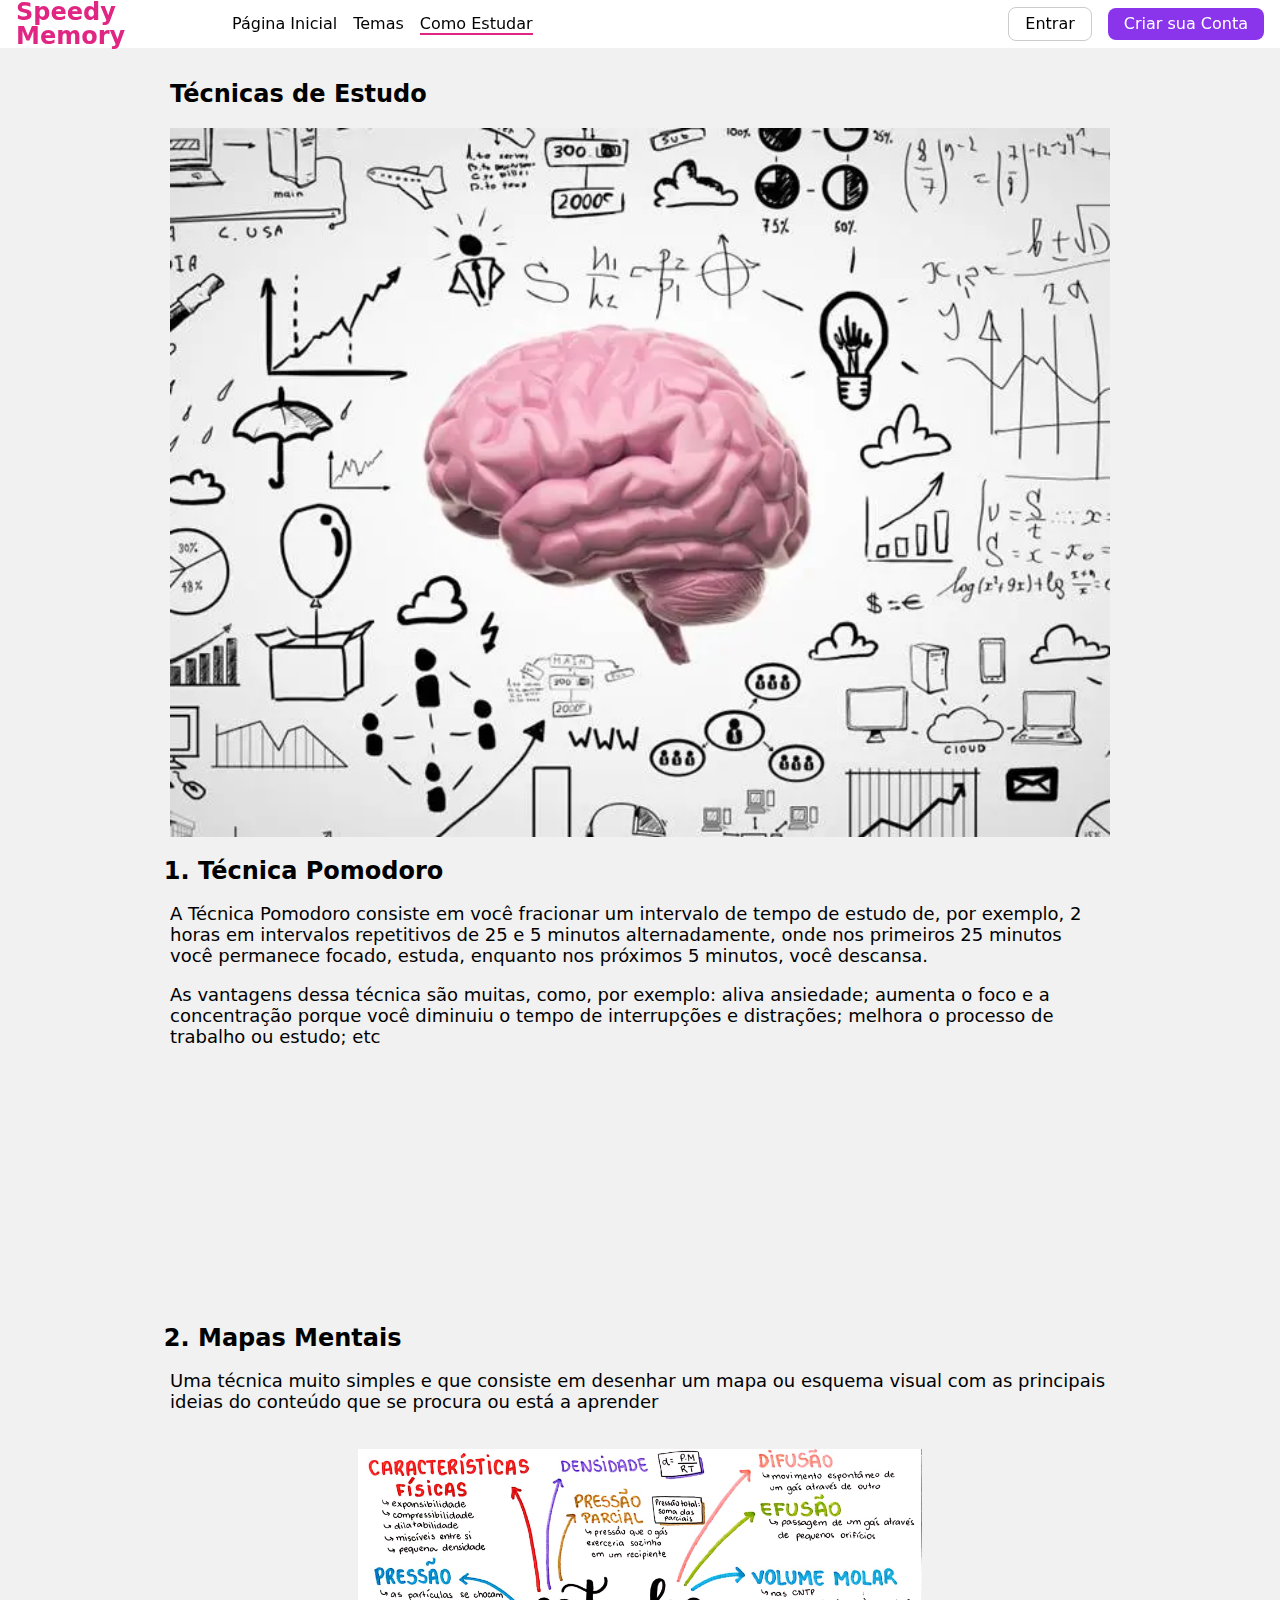
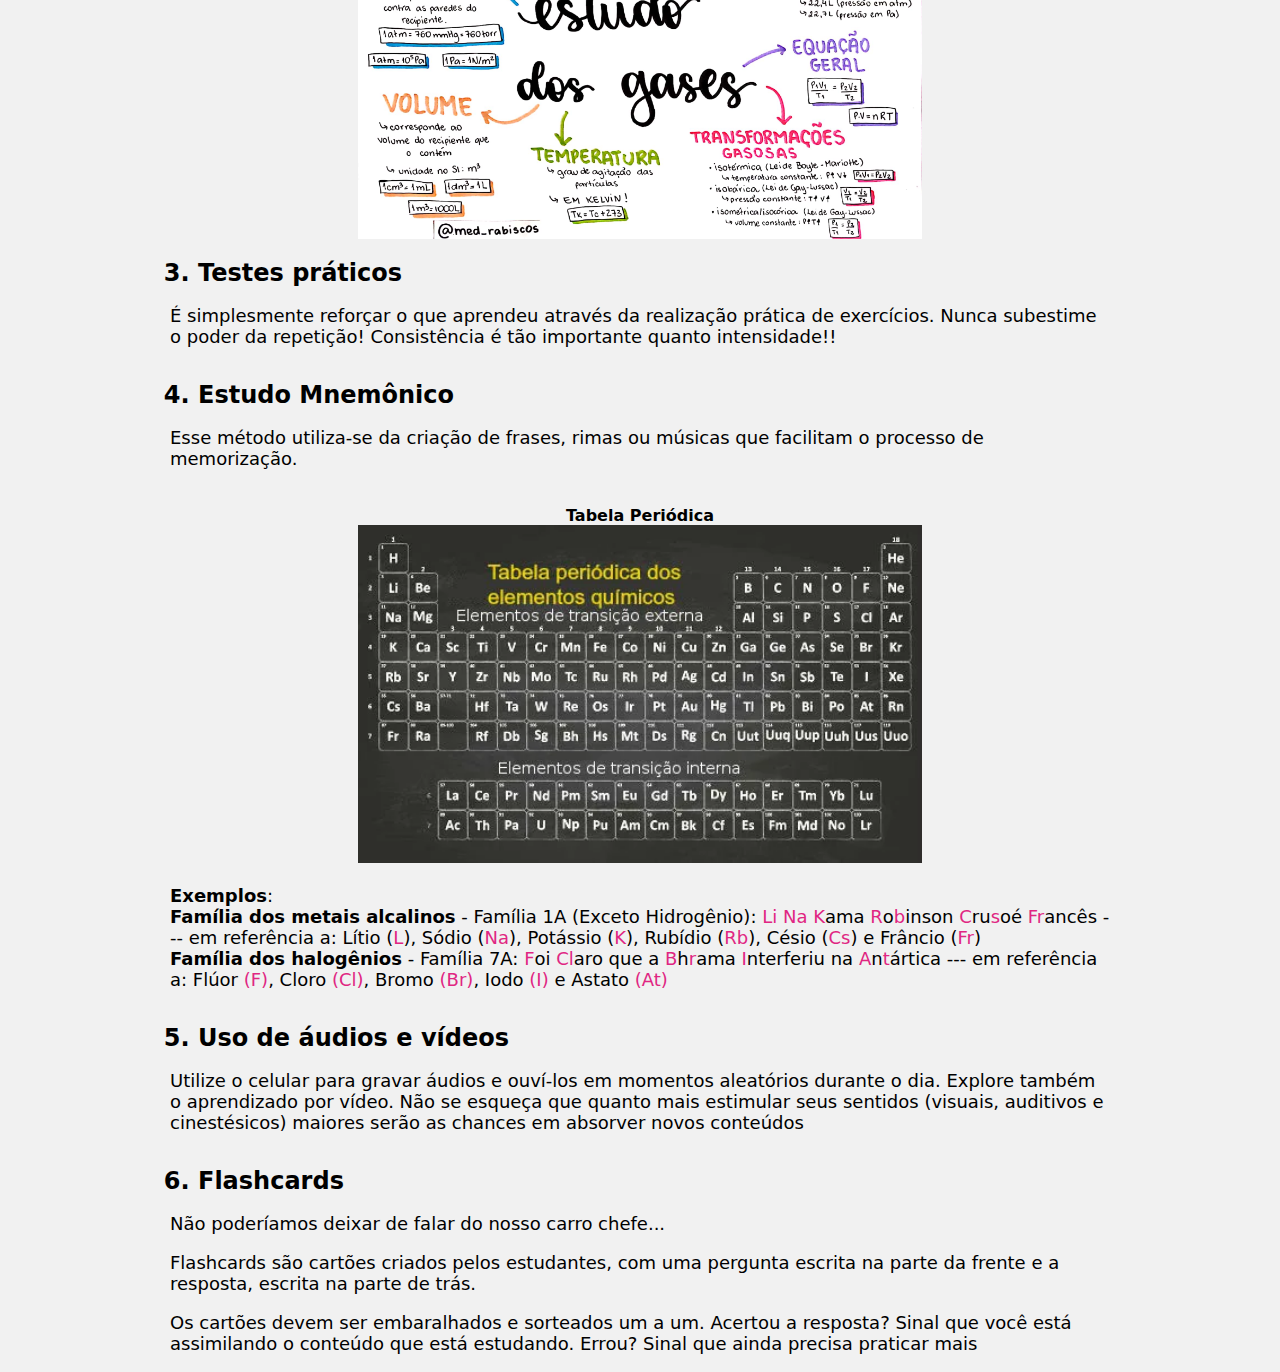
<file: tecnicas_estudo.html>
<!DOCTYPE html>
<html lang="pt-BR">
<head>
  <meta charset="UTF-8">
  <meta name="viewport" content="width=device-width, initial-scale=1.0">
  <title>Speedy Memory - Como Estudar - Técnicas de Estudo</title>
  <link rel="stylesheet" href="assets/css/reset.css">
  <link rel="stylesheet" href="assets/css/style.css">
  <link rel="stylesheet" href="assets/css/como_estudar.css">
  <link href="assets/fontawesome/css/fontawesome.css" rel="stylesheet">
  <link href="assets/fontawesome/css/brands.css" rel="stylesheet">
  <link href="assets/fontawesome/css/solid.css" rel="stylesheet">
</head>
<body>
  <header>
    <nav>
      <div class="nav-logo"><span>Speedy Memory</span></div>
      <div class="menu-barras">
        <i class="fa-solid fa-bars"></i>
      </div>
      <div class="nav-itens">
        <div class="nav-itens-esquerda">
          <ul>
            <li><a href="index.html">Página Inicial</a></li>
            <li>
              <a>Temas</a>
              <ul>
                <li><a href="idiomas.html">Idiomas</a></li>
                <li><a>História</a></li>
                <li><a>Matemática</a></li>
                <li><a>...</a></li>
              </ul>

            </li>
            <li>
              <a class="ativado">Como Estudar</a>
              <ul>
                <li><a href="dicas.html">Dicas</a></li>
                <li><a href="tecnicas_estudo.html" class="ativado">Técnicas de Estudo</a></li>
                <li><a href="indicacao_cursos.html">Indicação de Cursos</a></li>
              </ul>
            </li>
          </ul>
        </div>
        <div class="nav-itens-direita">
          <ul>
            <li id="entrar"><a href="entrar.html">Entrar</a></li>
            <li id="criar_conta"><a href="criar_conta.html">Criar sua Conta</a></li>
          </ul>
        </div>
      </div>
    </nav>
  </header>
  <main>
    <div class="container">
      <h2>Técnicas de Estudo</h2>

      <center>
        <img src="assets/img/cerebro-tecnicas-estudo.png" class="foto-cerebro-tecnicas-estudo">
      </center>
  
      <ol>
        <li>
          Técnica Pomodoro
        </li>
        <p>A Técnica Pomodoro consiste em você fracionar um intervalo de tempo de estudo de, por exemplo, 2 horas
          em intervalos repetitivos de 25 e 5 minutos alternadamente, onde nos primeiros 25 minutos você permanece focado,
          estuda, enquanto nos próximos 5 minutos, você descansa.</p>
        <p>As vantagens dessa técnica são muitas, como, por exemplo: aliva ansiedade; aumenta o foco e a concentração porque
          você diminuiu o tempo de interrupções e distrações; melhora o processo de trabalho ou estudo; etc</p>

        <center>
          <br>
          <iframe width="560" height="315" src="https://www.youtube.com/embed/5XXim1oDN5c" title="YouTube video player" frameborder="0" allow="accelerometer; autoplay; clipboard-write; encrypted-media; gyroscope; picture-in-picture" allowfullscreen></iframe>
          <br>
        </center>

        <li> 
          Mapas Mentais
        </li>
        <p>Uma técnica muito simples e que consiste em desenhar um mapa ou esquema visual com as principais ideias do 
          conteúdo que se procura ou está a aprender</p>

        <center>
          <br>
          <img src="./assets/img/mapa-mental-estudo-dos-gases.jpeg" alt="mapa mental estudo dos gases">
          <br>
        </center>
        
        <li>
          Testes práticos
        </li>
        <p>É simplesmente reforçar o que aprendeu através da realização prática de exercícios. Nunca subestime o poder
          da repetição! Consistência é tão importante quanto intensidade!!</p>

        <li>
          Estudo Mnemônico
        </li>
        <p>Esse método utiliza-se da criação de frases, rimas ou músicas que facilitam o processo de memorização.</p>

        <br>
        <center>
          <strong>Tabela Periódica</strong><br>
          <img src="./assets/img/tabela-periodica.png" alt="tabela periódica">
        </center>

        <p><strong>Exemplos</strong>:<br>
        <strong>Família dos metais alcalinos</strong> - Família 1A (Exceto Hidrogênio): <u>Li</u> <u>Na</u> <u>K</u>ama <u>R</u>o<u>b</u>inson <u>C</u>ru<u>s</u>oé <u>Fr</u>ancês 
          --- em referência a: Lítio (<u>L</u>), Sódio (<u>Na</u>), Potássio (<u>K</u>), Rubídio (<u>Rb</u>), Césio (<u>Cs</u>) e Frâncio (<u>Fr</u>)<br>
        <strong>Família dos halogênios</strong> - Família 7A: <u>F</u>oi <u>Cl</u>aro que a <u>B</u>h<u>r</u>ama <u>I</u>nterferiu na <u>A</u>n<u>t</u>ártica
          --- em referência a: Flúor <u>(F)</u>, Cloro <u>(Cl)</u>, Bromo <u>(Br)</u>, Iodo <u>(I)</u> e Astato <u>(At)</u></p>

        <li>
          Uso de áudios e vídeos
        </li>
        <p>Utilize o celular para gravar áudios e ouví-los em momentos aleatórios durante o dia. Explore também o 
          aprendizado por vídeo. Não se esqueça que quanto mais estimular seus sentidos (visuais, auditivos e cinestésicos)
          maiores serão as chances em absorver novos conteúdos</p>

        <li>
          Flashcards
        </li>
        <p>Não poderíamos deixar de falar do nosso carro chefe...</p>
        <p>Flashcards são cartões criados pelos estudantes, com uma pergunta escrita na parte da frente e a resposta, 
          escrita na parte de trás.</p>
        <p>Os cartões devem ser embaralhados e sorteados um a um. Acertou a resposta? Sinal que você está assimilando o 
          conteúdo que está estudando. Errou? Sinal que ainda precisa praticar mais</p>

      </ol>
    
    </div>
  </main>
</body>
</html>
</file>
<file: assets/css/style.css>
* {
  box-sizing: border-box;
  line-height: normal;
}

body {
  font-family: system-ui, -apple-system, BlinkMacSystemFont, 'Segoe UI', Roboto, Oxygen, Ubuntu, Cantarell, 'Open Sans', 'Helvetica Neue', sans-serif;
  background-color: #f1f1f1;
}

header {
  position: fixed;
  top: 0;
  width: 100%;
  z-index: 10;
}

nav {
  height: 48px;
  padding: 16px;
  display: flex;
  align-items: center;
  background-color: #fff;
}

nav div.menu-barras {
  position: absolute;
  right: 16px;
  display: none;
  color: #e02682;
  font-size: 20px;
  font-weight: bold;
  padding: 8px 12px;
  border-radius: 8px;
  border: 1px solid #ccc;
}

nav div.nav-logo {
  min-width: 200px;
  font-size: 24px;
  font-weight: bold;
  color: #e02682;
}

nav div.nav-itens {
  width: 100%;
  display: flex;
  justify-content: space-between;
  align-items: center;
  color: #000;
  font-weight: 400;
}

nav div.nav-itens ul {
  width: 100%;
  margin: 16px;
  display: flex;
  gap: 16px;
  align-items: center;
}

nav div.nav-itens ul li a {
  text-decoration: none;
  color: #000;
  font-weight: 500;
}

nav div.nav-itens ul ul {
  display: none;
  position: absolute;
  background-color: #fff;
  width: 200px;
  transform: translate(-16px, -12px);
  padding: 12px 16px 16px 16px;
}

nav div.nav-itens-esquerda ul li a:hover {
  border-bottom: 2px solid #e02682;
}

nav div.nav-itens-esquerda ul li:hover ul {
  display: flex;
  flex-direction: column;
  flex-wrap: wrap;
  align-items: flex-start;
}

nav div.nav-itens-esquerda ul li a.ativado {
  border-bottom: 2px solid #e02682;
}

nav div.nav-itens-direita {
  margin-right: 16px;
  width: 270px;
}

nav div.nav-itens-direita ul {
  justify-content: flex-end;
}

nav div.nav-itens-direita ul li#entrar {
  padding: 8px 16px;
  color: #fff;
  border-radius: 8px;
  border: 1px solid #ccc;
  transition: background-color 0.3s ease;
}

nav div.nav-itens-direita ul li#entrar:hover {
  background-color: #f1f1f1;
}

nav div.nav-itens-direita ul li#criar_conta {
  padding: 8px 16px;
  color: #fff;
  background-color: #8a34eb;
  border-radius: 8px;
  transition: background-color 0.3s ease;
}

nav div.nav-itens-direita ul li#criar_conta:hover {
  background-color: hsl(268, 97%, 51%);
}

nav div.nav-itens-direita ul li#criar_conta a {
  color: #fff;
}

main div.container {
  position: relative;
  width: 940px;
  margin: 0 auto;
  margin-top: 80px;
}

main div.contexto-principal {
  position: relative;
}

main div.contexto-principal img {
  margin-top: 48px;
  width: 100%;
}

main div.contexto-principal p#frase-pagina-principal {
  position: absolute;
  top: 25%;
  right: 5%;
  width: 480px;
  font-size: 28px;
  color: #fff;
  font-weight: 500;
}

main div.contexto-principal button#comecar_estudar_agora {
  position: absolute;
  bottom: 20%;
  right: 20px;
  border-radius: 8px;
  border-color: #E02682;
  background-color: #E02682;
  color: #fff;
  font-size: 16px;
  font-weight: 700;
  padding: 16px 32px;
  transition: background-color 0.3s ease;
  animation: pular 1s ease-in-out 2s 3;
}

@keyframes pular {
  0% {
    transform: translate(0px, 0px);
  }

  50% {
    transform: translate(0px, -200px);
  }

  100% {
    transform: translate(0px, 0px);
  }
}

main div.contexto-principal button#comecar_estudar_agora:hover {
  background-color: hsl(330, 91%, 46%);
  cursor: pointer;
}

@media screen and (max-width: 800px) {
  nav div.nav-itens {
    display: none;
    position: absolute;
    top: 44px;
    right: calc(0px - 280px);
    width: 240px;
    background-color: #aaa;
    border-top: 4px solid #fff;
  }

  nav div.nav-itens-esquerda {
    position: relative;
    border-color: #aaa;
    width: 100%;
  }

  nav div.nav-itens-esquerda > ul {
    display: flex;
    flex-direction: column;
    flex-wrap: wrap;
  }

  nav div.nav-itens-esquerda > ul li {
    display: block;
    width: 100%;
    height: 100%;
  }

  nav div.nav-itens-esquerda > ul li a {
    color: #fff;
  }

  nav div.nav-itens-esquerda ul ul {

    background: #aaa;
  }

  nav div.nav-itens-esquerda ul li:hover ul {
    position: relative;
    display: flex;
    flex-direction: column;
    flex-wrap: wrap;
    width: 100%;
    height: 100%;
    background: #aaa;
  }
  
  nav div.nav-itens-direita {
    position: relative;
    border-color: #aaa;
    width: 100%;
  }

  nav div.nav-itens-direita > ul {
    display: flex;    
    flex-direction: column;
    flex-wrap: wrap;
  }

  nav div.nav-itens-direita > ul li {
    display: block;
    width: 208px;
    margin: 0px;
    padding: 0px;
    margin-right: 32px;
  }

  nav div.nav-itens-direita > ul li a {
    color: #fff;
  }

  nav div.nav-itens-direita ul li#entrar {
    background-color: #e02682;
  }

  nav div.nav-itens-direita ul li#entrar:hover {
    background-color: hsl(330, 91%, 46%);
    cursor: pointer;
  }

  nav div.menu-barras {
    display: block;
    cursor: pointer;
  }

  nav div.menu-barras:hover ~ div.nav-itens {
    display: inline-block;
    animation: aparecer-lateralmente ease-out 1s;
    animation-fill-mode: forwards;
  }

  div.nav-itens:hover {
    display: inline-block;
    animation: aparecer-lateralmente ease-out 1s;
    animation-fill-mode: forwards;
  }
  
  @keyframes aparecer-lateralmente {
    100% {
      transform: translateX(-280px);
    }
  }
}

@media screen and (max-width:  940px) {
  main div.container {
    width: auto;
    padding: 0px 8px;
  }
}

@media screen and (max-width: 600px) {
  main div.contexto-principal p#frase-pagina-principal {
    font-size: 12px;
    width: 200px;
    top: 59px;
    right: 20px;
    background-color: rgba(0, 0, 0, 0.5);
    border-radius: 4px;
    padding: 4px;
  }

  main div.contexto-principal button#comecar_estudar_agora {
    bottom: 5%;
    padding: 8px;
    font-size: 12px;
  }
}

@media screen and (min-width: 601px) and (max-width: 740px) {
  main div.contexto-principal p#frase-pagina-principal {
    font-size: 16px;
    width: 200px;
    top: 59px;
    right: 20px;
    background-color: rgba(0, 0, 0, 0.5);
    border-radius: 4px;
    padding: 4px;
  }

  main div.contexto-principal button#comecar_estudar_agora {
    bottom: 5%;
    padding: 8px;
    font-size: 12px;
  }
}

@media screen and (min-width: 741px) and (max-width: 1009px) {
  main div.contexto-principal p#frase-pagina-principal {
    font-size: 16px;
    width: 240px;
  }

  main div.contexto-principal button#comecar_estudar_agora {
    bottom: 5%;
    padding: 8px;
  }
}

@media screen and (min-width: 1010px) and (max-width: 1400px) {
  main div.contexto-principal p#frase-pagina-principal {
    font-size: 20px;
    width: 360px;
  }

  main div.contexto-principal button#comecar_estudar_agora {
    bottom: 10%;
    padding: 8px 16px;
  }
}

@media screen and (min-width: 1921) {
  header {
    width: 1920px;
    margin: 0 auto;
  }

  main div.contexto-principal {
    width: 1920px;
    margin: 0 auto;
  }
}
</file>
<file: assets/css/como_estudar.css>
.foto-estudante {
  width: 100%;
}

.foto-cerebro-tecnicas-estudo {
  width: 100%;
}

ol {
  list-style: decimal;
}

ol img {
  width: 60%;
}

ol p {
  font-size: 18px;
}

ol li {
  font-weight: bold;
  font-size: 24px;
  margin-left: 28px;
  padding-top: 16px;
}

u {
  text-decoration: none;
  color: #E02682;
  font-weight: 500;
}

strong {
  font-weight: bold;
}

iframe {
  width: 360px;
  height: 220px;
}

h3 {
  margin-top: 0px;
}

.instituicao {
  display: flex;
  flex-direction: row;
  flex-wrap: wrap;
  justify-content: space-between;
  border-bottom: 2px solid #e02682;
  padding: 16px;
  margin-bottom: 16px;
}

table {
  margin-bottom: 16px;
}

table thead {
  font-weight: bold;
}

table tr {
  text-align: center;
}

table td {
  padding: 0px 16px;
}

@media screen and (max-width:  940px) {
  ol iframe, ol img {
    width: 100%;
  }

  iframe {
    width: 100%;
  }

  table {
    font-size: 12px;
  }
}
</file>
<file: assets/css/criar_conta.css>
div.caixa {
  position: relative;
  background-color: #fff;
  padding: 0 64px 64px 64px;
  font-size: 20px;
  background-color: #f1f1f1;
}

div.caixa h2 {
  color: #8a34eb;
}

div.caixa form {
  width: 100%;
  display: flex;
  flex-direction: column;
  position: relative;
}

div.caixa form label {
  position: relative;
  top: -5px;
  font-weight: 500;
}

div.caixa form div {
  display: flex;
  flex-direction: column;
  padding-bottom: 20px;
}

div.caixa form input {
  padding: 16px;
  position: relative;
  font-size: 16px;
  border: 2px solid #333;
  border-radius: 8px;
  transition: outline-color 0.3s ease;
}

div.caixa form select {
  padding: 16px;
  position: relative;
  font-size: 16px;
  border: 2px solid #333;
  border-radius: 8px;
  transition: outline-color 0.3s ease;
}

div.caixa form input:focus, div.caixa form select:focus {
  outline-color: #8a34eb;
}


div.caixa form div:nth-child(8) {
  margin-top: 8px;
  display: flex;
  flex-direction: row;
  justify-content: space-between;
  align-items: center;
  min-width: 100%;
}

div.caixa form div span.receber_notificacoes {
  position: absolute;
  top: 0;
  left: 0;
  margin-top: 4px;
  height: 20px;
  width: 20px;
  background-color: #fff;
  border-radius: 4px;
  border: 1px solid #000;
}

div.caixa form input[type="checkbox"]:hover ~ span.receber_notificacoes {
  background-color: #ccc;
}

div.caixa form input[type="checkbox"]:checked ~ span.receber_notificacoes {
  background-color: #8a34eb;
  border: 1px solid #8a34eb;
}

div.caixa form button {
  top: 20px;
  width: 200px;
  font-size: 20px;
  background-color: #8a34eb;
  border-radius: 8px;
  border: none;
  padding: 8px 16px;
  color: #FFF;
  cursor: pointer;
  transition: background-color 0.3s ease;
}

div.caixa form button:hover {
  background-color: hsl(268, 97%, 51%);
}

div.caixa form a.entrar {
  text-decoration: none;
  font-weight: 700;
  color: #e02682;
  border-bottom: 2px solid #f1f1f1;
}

div.caixa form a.entrar:hover {
  border-bottom: 2px solid #e02682;
}

div.caixa form a.entrar:visited {
  color: #e02682;
}

@media screen and (max-width: 480px) {
  div.caixa {
    font-size: 16px;
  }

  div.caixa form button {
    font-size: 16px;
  }
}

@media screen and (max-width: 940px) {
  main div.container div.caixa {
    width: auto;
    padding: 0px 8px;
  }
}
</file>
<file: assets/css/temas.css>
.caixa-titulo {
  padding: 32px;
  max-width: 100%;
  height: auto;
  /* background-color: #ffcd1f; */
  background: linear-gradient(30deg, #ffcd1f 50%, #e02682 100%);

  border-radius: 8px;
  box-shadow: 4px 4px 10px 0px rgba(0, 0, 0, 0.2);
}

.caixa-titulo h1 {
  margin-bottom: 0;
}

.caixa-titulo h4 {
  margin: 0;
  color: #494949;
}

.caixa-exercicios {
  margin-top: 32px;
  display: flex;
  flex-direction: row;
  flex-wrap: wrap;
  justify-content: space-between;
}

.atividade {
  width: 308px;
  background-color: #fff;
  padding: 8px;
  border-radius: 8px;
  margin-bottom: 8px;
  border-bottom: 4px solid #fff;
  box-shadow: 4px 4px 10px 0px rgba(0, 0, 0, 0.2);
}

.atividade:hover {
  border-bottom: 4px solid #ffcd1f;
}

.atividade .cabecalho h3.titulo {
  margin: 0;
  height: 50px;
}

.atividade .corpo .nivel-e-termos {
  margin-top: 16px;
  display: flex;
  flex-direction: row;
  justify-content: space-between;
  align-items: center;
  font-size: 12px;
}

.atividade .corpo .nivel {
  padding: 4px;
  border-radius: 4px;
  background-color: #333;
  font-weight: 700;
}

.atividade .corpo .qtd-termos {
  margin-right: 2px;
  color: #494949;
}

.atividade .rodape {
  margin-top: 16px;
  display: flex;
  justify-content: space-between;
  align-items: center;
}

.atividade .rodape .id-aluno {
  font-weight: 500;
}

.atividade .rodape button {
  color: #000;
  border: none;
  font-size: 12px;
  padding: 8px;
  border-radius: 4px;
  cursor: pointer;
  font-weight: 500;
  transition: all 0.3s ease;
}

.atividade .rodape button:hover {
  background-color: #e02682;
  color: #fff;
}

.a1 {
  color: #22b14c;
}

.a2 {
color: #00a2e8;
}

.b1 {
  color: #ffcd1f;
  
}

.b2 {
  color: #ff7f03;
}

.c1 {
  color: #aaa;
}

@media screen and (max-width:  660px) {
  .atividade {
    width: 100%;
  }
}

@media screen and (min-width: 661px) and (max-width:  940px) {
  .atividade {
    width: 49.5%;
  }
}
</file>
<file: assets/fontawesome/css/brands.css>
/*!
 * Font Awesome Free 6.2.1 by @fontawesome - https://fontawesome.com
 * License - https://fontawesome.com/license/free (Icons: CC BY 4.0, Fonts: SIL OFL 1.1, Code: MIT License)
 * Copyright 2022 Fonticons, Inc.
 */
:root, :host {
  --fa-style-family-brands: 'Font Awesome 6 Brands';
  --fa-font-brands: normal 400 1em/1 'Font Awesome 6 Brands'; }

@font-face {
  font-family: 'Font Awesome 6 Brands';
  font-style: normal;
  font-weight: 400;
  font-display: block;
  src: url("../webfonts/fa-brands-400.woff2") format("woff2"), url("../webfonts/fa-brands-400.ttf") format("truetype"); }

.fab,
.fa-brands {
  font-weight: 400; }

.fa-monero:before {
  content: "\f3d0"; }

.fa-hooli:before {
  content: "\f427"; }

.fa-yelp:before {
  content: "\f1e9"; }

.fa-cc-visa:before {
  content: "\f1f0"; }

.fa-lastfm:before {
  content: "\f202"; }

.fa-shopware:before {
  content: "\f5b5"; }

.fa-creative-commons-nc:before {
  content: "\f4e8"; }

.fa-aws:before {
  content: "\f375"; }

.fa-redhat:before {
  content: "\f7bc"; }

.fa-yoast:before {
  content: "\f2b1"; }

.fa-cloudflare:before {
  content: "\e07d"; }

.fa-ups:before {
  content: "\f7e0"; }

.fa-wpexplorer:before {
  content: "\f2de"; }

.fa-dyalog:before {
  content: "\f399"; }

.fa-bity:before {
  content: "\f37a"; }

.fa-stackpath:before {
  content: "\f842"; }

.fa-buysellads:before {
  content: "\f20d"; }

.fa-first-order:before {
  content: "\f2b0"; }

.fa-modx:before {
  content: "\f285"; }

.fa-guilded:before {
  content: "\e07e"; }

.fa-vnv:before {
  content: "\f40b"; }

.fa-square-js:before {
  content: "\f3b9"; }

.fa-js-square:before {
  content: "\f3b9"; }

.fa-microsoft:before {
  content: "\f3ca"; }

.fa-qq:before {
  content: "\f1d6"; }

.fa-orcid:before {
  content: "\f8d2"; }

.fa-java:before {
  content: "\f4e4"; }

.fa-invision:before {
  content: "\f7b0"; }

.fa-creative-commons-pd-alt:before {
  content: "\f4ed"; }

.fa-centercode:before {
  content: "\f380"; }

.fa-glide-g:before {
  content: "\f2a6"; }

.fa-drupal:before {
  content: "\f1a9"; }

.fa-hire-a-helper:before {
  content: "\f3b0"; }

.fa-creative-commons-by:before {
  content: "\f4e7"; }

.fa-unity:before {
  content: "\e049"; }

.fa-whmcs:before {
  content: "\f40d"; }

.fa-rocketchat:before {
  content: "\f3e8"; }

.fa-vk:before {
  content: "\f189"; }

.fa-untappd:before {
  content: "\f405"; }

.fa-mailchimp:before {
  content: "\f59e"; }

.fa-css3-alt:before {
  content: "\f38b"; }

.fa-square-reddit:before {
  content: "\f1a2"; }

.fa-reddit-square:before {
  content: "\f1a2"; }

.fa-vimeo-v:before {
  content: "\f27d"; }

.fa-contao:before {
  content: "\f26d"; }

.fa-square-font-awesome:before {
  content: "\e5ad"; }

.fa-deskpro:before {
  content: "\f38f"; }

.fa-sistrix:before {
  content: "\f3ee"; }

.fa-square-instagram:before {
  content: "\e055"; }

.fa-instagram-square:before {
  content: "\e055"; }

.fa-battle-net:before {
  content: "\f835"; }

.fa-the-red-yeti:before {
  content: "\f69d"; }

.fa-square-hacker-news:before {
  content: "\f3af"; }

.fa-hacker-news-square:before {
  content: "\f3af"; }

.fa-edge:before {
  content: "\f282"; }

.fa-napster:before {
  content: "\f3d2"; }

.fa-square-snapchat:before {
  content: "\f2ad"; }

.fa-snapchat-square:before {
  content: "\f2ad"; }

.fa-google-plus-g:before {
  content: "\f0d5"; }

.fa-artstation:before {
  content: "\f77a"; }

.fa-markdown:before {
  content: "\f60f"; }

.fa-sourcetree:before {
  content: "\f7d3"; }

.fa-google-plus:before {
  content: "\f2b3"; }

.fa-diaspora:before {
  content: "\f791"; }

.fa-foursquare:before {
  content: "\f180"; }

.fa-stack-overflow:before {
  content: "\f16c"; }

.fa-github-alt:before {
  content: "\f113"; }

.fa-phoenix-squadron:before {
  content: "\f511"; }

.fa-pagelines:before {
  content: "\f18c"; }

.fa-algolia:before {
  content: "\f36c"; }

.fa-red-river:before {
  content: "\f3e3"; }

.fa-creative-commons-sa:before {
  content: "\f4ef"; }

.fa-safari:before {
  content: "\f267"; }

.fa-google:before {
  content: "\f1a0"; }

.fa-square-font-awesome-stroke:before {
  content: "\f35c"; }

.fa-font-awesome-alt:before {
  content: "\f35c"; }

.fa-atlassian:before {
  content: "\f77b"; }

.fa-linkedin-in:before {
  content: "\f0e1"; }

.fa-digital-ocean:before {
  content: "\f391"; }

.fa-nimblr:before {
  content: "\f5a8"; }

.fa-chromecast:before {
  content: "\f838"; }

.fa-evernote:before {
  content: "\f839"; }

.fa-hacker-news:before {
  content: "\f1d4"; }

.fa-creative-commons-sampling:before {
  content: "\f4f0"; }

.fa-adversal:before {
  content: "\f36a"; }

.fa-creative-commons:before {
  content: "\f25e"; }

.fa-watchman-monitoring:before {
  content: "\e087"; }

.fa-fonticons:before {
  content: "\f280"; }

.fa-weixin:before {
  content: "\f1d7"; }

.fa-shirtsinbulk:before {
  content: "\f214"; }

.fa-codepen:before {
  content: "\f1cb"; }

.fa-git-alt:before {
  content: "\f841"; }

.fa-lyft:before {
  content: "\f3c3"; }

.fa-rev:before {
  content: "\f5b2"; }

.fa-windows:before {
  content: "\f17a"; }

.fa-wizards-of-the-coast:before {
  content: "\f730"; }

.fa-square-viadeo:before {
  content: "\f2aa"; }

.fa-viadeo-square:before {
  content: "\f2aa"; }

.fa-meetup:before {
  content: "\f2e0"; }

.fa-centos:before {
  content: "\f789"; }

.fa-adn:before {
  content: "\f170"; }

.fa-cloudsmith:before {
  content: "\f384"; }

.fa-pied-piper-alt:before {
  content: "\f1a8"; }

.fa-square-dribbble:before {
  content: "\f397"; }

.fa-dribbble-square:before {
  content: "\f397"; }

.fa-codiepie:before {
  content: "\f284"; }

.fa-node:before {
  content: "\f419"; }

.fa-mix:before {
  content: "\f3cb"; }

.fa-steam:before {
  content: "\f1b6"; }

.fa-cc-apple-pay:before {
  content: "\f416"; }

.fa-scribd:before {
  content: "\f28a"; }

.fa-openid:before {
  content: "\f19b"; }

.fa-instalod:before {
  content: "\e081"; }

.fa-expeditedssl:before {
  content: "\f23e"; }

.fa-sellcast:before {
  content: "\f2da"; }

.fa-square-twitter:before {
  content: "\f081"; }

.fa-twitter-square:before {
  content: "\f081"; }

.fa-r-project:before {
  content: "\f4f7"; }

.fa-delicious:before {
  content: "\f1a5"; }

.fa-freebsd:before {
  content: "\f3a4"; }

.fa-vuejs:before {
  content: "\f41f"; }

.fa-accusoft:before {
  content: "\f369"; }

.fa-ioxhost:before {
  content: "\f208"; }

.fa-fonticons-fi:before {
  content: "\f3a2"; }

.fa-app-store:before {
  content: "\f36f"; }

.fa-cc-mastercard:before {
  content: "\f1f1"; }

.fa-itunes-note:before {
  content: "\f3b5"; }

.fa-golang:before {
  content: "\e40f"; }

.fa-kickstarter:before {
  content: "\f3bb"; }

.fa-grav:before {
  content: "\f2d6"; }

.fa-weibo:before {
  content: "\f18a"; }

.fa-uncharted:before {
  content: "\e084"; }

.fa-firstdraft:before {
  content: "\f3a1"; }

.fa-square-youtube:before {
  content: "\f431"; }

.fa-youtube-square:before {
  content: "\f431"; }

.fa-wikipedia-w:before {
  content: "\f266"; }

.fa-wpressr:before {
  content: "\f3e4"; }

.fa-rendact:before {
  content: "\f3e4"; }

.fa-angellist:before {
  content: "\f209"; }

.fa-galactic-republic:before {
  content: "\f50c"; }

.fa-nfc-directional:before {
  content: "\e530"; }

.fa-skype:before {
  content: "\f17e"; }

.fa-joget:before {
  content: "\f3b7"; }

.fa-fedora:before {
  content: "\f798"; }

.fa-stripe-s:before {
  content: "\f42a"; }

.fa-meta:before {
  content: "\e49b"; }

.fa-laravel:before {
  content: "\f3bd"; }

.fa-hotjar:before {
  content: "\f3b1"; }

.fa-bluetooth-b:before {
  content: "\f294"; }

.fa-sticker-mule:before {
  content: "\f3f7"; }

.fa-creative-commons-zero:before {
  content: "\f4f3"; }

.fa-hips:before {
  content: "\f452"; }

.fa-behance:before {
  content: "\f1b4"; }

.fa-reddit:before {
  content: "\f1a1"; }

.fa-discord:before {
  content: "\f392"; }

.fa-chrome:before {
  content: "\f268"; }

.fa-app-store-ios:before {
  content: "\f370"; }

.fa-cc-discover:before {
  content: "\f1f2"; }

.fa-wpbeginner:before {
  content: "\f297"; }

.fa-confluence:before {
  content: "\f78d"; }

.fa-mdb:before {
  content: "\f8ca"; }

.fa-dochub:before {
  content: "\f394"; }

.fa-accessible-icon:before {
  content: "\f368"; }

.fa-ebay:before {
  content: "\f4f4"; }

.fa-amazon:before {
  content: "\f270"; }

.fa-unsplash:before {
  content: "\e07c"; }

.fa-yarn:before {
  content: "\f7e3"; }

.fa-square-steam:before {
  content: "\f1b7"; }

.fa-steam-square:before {
  content: "\f1b7"; }

.fa-500px:before {
  content: "\f26e"; }

.fa-square-vimeo:before {
  content: "\f194"; }

.fa-vimeo-square:before {
  content: "\f194"; }

.fa-asymmetrik:before {
  content: "\f372"; }

.fa-font-awesome:before {
  content: "\f2b4"; }

.fa-font-awesome-flag:before {
  content: "\f2b4"; }

.fa-font-awesome-logo-full:before {
  content: "\f2b4"; }

.fa-gratipay:before {
  content: "\f184"; }

.fa-apple:before {
  content: "\f179"; }

.fa-hive:before {
  content: "\e07f"; }

.fa-gitkraken:before {
  content: "\f3a6"; }

.fa-keybase:before {
  content: "\f4f5"; }

.fa-apple-pay:before {
  content: "\f415"; }

.fa-padlet:before {
  content: "\e4a0"; }

.fa-amazon-pay:before {
  content: "\f42c"; }

.fa-square-github:before {
  content: "\f092"; }

.fa-github-square:before {
  content: "\f092"; }

.fa-stumbleupon:before {
  content: "\f1a4"; }

.fa-fedex:before {
  content: "\f797"; }

.fa-phoenix-framework:before {
  content: "\f3dc"; }

.fa-shopify:before {
  content: "\e057"; }

.fa-neos:before {
  content: "\f612"; }

.fa-hackerrank:before {
  content: "\f5f7"; }

.fa-researchgate:before {
  content: "\f4f8"; }

.fa-swift:before {
  content: "\f8e1"; }

.fa-angular:before {
  content: "\f420"; }

.fa-speakap:before {
  content: "\f3f3"; }

.fa-angrycreative:before {
  content: "\f36e"; }

.fa-y-combinator:before {
  content: "\f23b"; }

.fa-empire:before {
  content: "\f1d1"; }

.fa-envira:before {
  content: "\f299"; }

.fa-square-gitlab:before {
  content: "\e5ae"; }

.fa-gitlab-square:before {
  content: "\e5ae"; }

.fa-studiovinari:before {
  content: "\f3f8"; }

.fa-pied-piper:before {
  content: "\f2ae"; }

.fa-wordpress:before {
  content: "\f19a"; }

.fa-product-hunt:before {
  content: "\f288"; }

.fa-firefox:before {
  content: "\f269"; }

.fa-linode:before {
  content: "\f2b8"; }

.fa-goodreads:before {
  content: "\f3a8"; }

.fa-square-odnoklassniki:before {
  content: "\f264"; }

.fa-odnoklassniki-square:before {
  content: "\f264"; }

.fa-jsfiddle:before {
  content: "\f1cc"; }

.fa-sith:before {
  content: "\f512"; }

.fa-themeisle:before {
  content: "\f2b2"; }

.fa-page4:before {
  content: "\f3d7"; }

.fa-hashnode:before {
  content: "\e499"; }

.fa-react:before {
  content: "\f41b"; }

.fa-cc-paypal:before {
  content: "\f1f4"; }

.fa-squarespace:before {
  content: "\f5be"; }

.fa-cc-stripe:before {
  content: "\f1f5"; }

.fa-creative-commons-share:before {
  content: "\f4f2"; }

.fa-bitcoin:before {
  content: "\f379"; }

.fa-keycdn:before {
  content: "\f3ba"; }

.fa-opera:before {
  content: "\f26a"; }

.fa-itch-io:before {
  content: "\f83a"; }

.fa-umbraco:before {
  content: "\f8e8"; }

.fa-galactic-senate:before {
  content: "\f50d"; }

.fa-ubuntu:before {
  content: "\f7df"; }

.fa-draft2digital:before {
  content: "\f396"; }

.fa-stripe:before {
  content: "\f429"; }

.fa-houzz:before {
  content: "\f27c"; }

.fa-gg:before {
  content: "\f260"; }

.fa-dhl:before {
  content: "\f790"; }

.fa-square-pinterest:before {
  content: "\f0d3"; }

.fa-pinterest-square:before {
  content: "\f0d3"; }

.fa-xing:before {
  content: "\f168"; }

.fa-blackberry:before {
  content: "\f37b"; }

.fa-creative-commons-pd:before {
  content: "\f4ec"; }

.fa-playstation:before {
  content: "\f3df"; }

.fa-quinscape:before {
  content: "\f459"; }

.fa-less:before {
  content: "\f41d"; }

.fa-blogger-b:before {
  content: "\f37d"; }

.fa-opencart:before {
  content: "\f23d"; }

.fa-vine:before {
  content: "\f1ca"; }

.fa-paypal:before {
  content: "\f1ed"; }

.fa-gitlab:before {
  content: "\f296"; }

.fa-typo3:before {
  content: "\f42b"; }

.fa-reddit-alien:before {
  content: "\f281"; }

.fa-yahoo:before {
  content: "\f19e"; }

.fa-dailymotion:before {
  content: "\e052"; }

.fa-affiliatetheme:before {
  content: "\f36b"; }

.fa-pied-piper-pp:before {
  content: "\f1a7"; }

.fa-bootstrap:before {
  content: "\f836"; }

.fa-odnoklassniki:before {
  content: "\f263"; }

.fa-nfc-symbol:before {
  content: "\e531"; }

.fa-ethereum:before {
  content: "\f42e"; }

.fa-speaker-deck:before {
  content: "\f83c"; }

.fa-creative-commons-nc-eu:before {
  content: "\f4e9"; }

.fa-patreon:before {
  content: "\f3d9"; }

.fa-avianex:before {
  content: "\f374"; }

.fa-ello:before {
  content: "\f5f1"; }

.fa-gofore:before {
  content: "\f3a7"; }

.fa-bimobject:before {
  content: "\f378"; }

.fa-facebook-f:before {
  content: "\f39e"; }

.fa-square-google-plus:before {
  content: "\f0d4"; }

.fa-google-plus-square:before {
  content: "\f0d4"; }

.fa-mandalorian:before {
  content: "\f50f"; }

.fa-first-order-alt:before {
  content: "\f50a"; }

.fa-osi:before {
  content: "\f41a"; }

.fa-google-wallet:before {
  content: "\f1ee"; }

.fa-d-and-d-beyond:before {
  content: "\f6ca"; }

.fa-periscope:before {
  content: "\f3da"; }

.fa-fulcrum:before {
  content: "\f50b"; }

.fa-cloudscale:before {
  content: "\f383"; }

.fa-forumbee:before {
  content: "\f211"; }

.fa-mizuni:before {
  content: "\f3cc"; }

.fa-schlix:before {
  content: "\f3ea"; }

.fa-square-xing:before {
  content: "\f169"; }

.fa-xing-square:before {
  content: "\f169"; }

.fa-bandcamp:before {
  content: "\f2d5"; }

.fa-wpforms:before {
  content: "\f298"; }

.fa-cloudversify:before {
  content: "\f385"; }

.fa-usps:before {
  content: "\f7e1"; }

.fa-megaport:before {
  content: "\f5a3"; }

.fa-magento:before {
  content: "\f3c4"; }

.fa-spotify:before {
  content: "\f1bc"; }

.fa-optin-monster:before {
  content: "\f23c"; }

.fa-fly:before {
  content: "\f417"; }

.fa-aviato:before {
  content: "\f421"; }

.fa-itunes:before {
  content: "\f3b4"; }

.fa-cuttlefish:before {
  content: "\f38c"; }

.fa-blogger:before {
  content: "\f37c"; }

.fa-flickr:before {
  content: "\f16e"; }

.fa-viber:before {
  content: "\f409"; }

.fa-soundcloud:before {
  content: "\f1be"; }

.fa-digg:before {
  content: "\f1a6"; }

.fa-tencent-weibo:before {
  content: "\f1d5"; }

.fa-symfony:before {
  content: "\f83d"; }

.fa-maxcdn:before {
  content: "\f136"; }

.fa-etsy:before {
  content: "\f2d7"; }

.fa-facebook-messenger:before {
  content: "\f39f"; }

.fa-audible:before {
  content: "\f373"; }

.fa-think-peaks:before {
  content: "\f731"; }

.fa-bilibili:before {
  content: "\e3d9"; }

.fa-erlang:before {
  content: "\f39d"; }

.fa-cotton-bureau:before {
  content: "\f89e"; }

.fa-dashcube:before {
  content: "\f210"; }

.fa-42-group:before {
  content: "\e080"; }

.fa-innosoft:before {
  content: "\e080"; }

.fa-stack-exchange:before {
  content: "\f18d"; }

.fa-elementor:before {
  content: "\f430"; }

.fa-square-pied-piper:before {
  content: "\e01e"; }

.fa-pied-piper-square:before {
  content: "\e01e"; }

.fa-creative-commons-nd:before {
  content: "\f4eb"; }

.fa-palfed:before {
  content: "\f3d8"; }

.fa-superpowers:before {
  content: "\f2dd"; }

.fa-resolving:before {
  content: "\f3e7"; }

.fa-xbox:before {
  content: "\f412"; }

.fa-searchengin:before {
  content: "\f3eb"; }

.fa-tiktok:before {
  content: "\e07b"; }

.fa-square-facebook:before {
  content: "\f082"; }

.fa-facebook-square:before {
  content: "\f082"; }

.fa-renren:before {
  content: "\f18b"; }

.fa-linux:before {
  content: "\f17c"; }

.fa-glide:before {
  content: "\f2a5"; }

.fa-linkedin:before {
  content: "\f08c"; }

.fa-hubspot:before {
  content: "\f3b2"; }

.fa-deploydog:before {
  content: "\f38e"; }

.fa-twitch:before {
  content: "\f1e8"; }

.fa-ravelry:before {
  content: "\f2d9"; }

.fa-mixer:before {
  content: "\e056"; }

.fa-square-lastfm:before {
  content: "\f203"; }

.fa-lastfm-square:before {
  content: "\f203"; }

.fa-vimeo:before {
  content: "\f40a"; }

.fa-mendeley:before {
  content: "\f7b3"; }

.fa-uniregistry:before {
  content: "\f404"; }

.fa-figma:before {
  content: "\f799"; }

.fa-creative-commons-remix:before {
  content: "\f4ee"; }

.fa-cc-amazon-pay:before {
  content: "\f42d"; }

.fa-dropbox:before {
  content: "\f16b"; }

.fa-instagram:before {
  content: "\f16d"; }

.fa-cmplid:before {
  content: "\e360"; }

.fa-facebook:before {
  content: "\f09a"; }

.fa-gripfire:before {
  content: "\f3ac"; }

.fa-jedi-order:before {
  content: "\f50e"; }

.fa-uikit:before {
  content: "\f403"; }

.fa-fort-awesome-alt:before {
  content: "\f3a3"; }

.fa-phabricator:before {
  content: "\f3db"; }

.fa-ussunnah:before {
  content: "\f407"; }

.fa-earlybirds:before {
  content: "\f39a"; }

.fa-trade-federation:before {
  content: "\f513"; }

.fa-autoprefixer:before {
  content: "\f41c"; }

.fa-whatsapp:before {
  content: "\f232"; }

.fa-slideshare:before {
  content: "\f1e7"; }

.fa-google-play:before {
  content: "\f3ab"; }

.fa-viadeo:before {
  content: "\f2a9"; }

.fa-line:before {
  content: "\f3c0"; }

.fa-google-drive:before {
  content: "\f3aa"; }

.fa-servicestack:before {
  content: "\f3ec"; }

.fa-simplybuilt:before {
  content: "\f215"; }

.fa-bitbucket:before {
  content: "\f171"; }

.fa-imdb:before {
  content: "\f2d8"; }

.fa-deezer:before {
  content: "\e077"; }

.fa-raspberry-pi:before {
  content: "\f7bb"; }

.fa-jira:before {
  content: "\f7b1"; }

.fa-docker:before {
  content: "\f395"; }

.fa-screenpal:before {
  content: "\e570"; }

.fa-bluetooth:before {
  content: "\f293"; }

.fa-gitter:before {
  content: "\f426"; }

.fa-d-and-d:before {
  content: "\f38d"; }

.fa-microblog:before {
  content: "\e01a"; }

.fa-cc-diners-club:before {
  content: "\f24c"; }

.fa-gg-circle:before {
  content: "\f261"; }

.fa-pied-piper-hat:before {
  content: "\f4e5"; }

.fa-kickstarter-k:before {
  content: "\f3bc"; }

.fa-yandex:before {
  content: "\f413"; }

.fa-readme:before {
  content: "\f4d5"; }

.fa-html5:before {
  content: "\f13b"; }

.fa-sellsy:before {
  content: "\f213"; }

.fa-sass:before {
  content: "\f41e"; }

.fa-wirsindhandwerk:before {
  content: "\e2d0"; }

.fa-wsh:before {
  content: "\e2d0"; }

.fa-buromobelexperte:before {
  content: "\f37f"; }

.fa-salesforce:before {
  content: "\f83b"; }

.fa-octopus-deploy:before {
  content: "\e082"; }

.fa-medapps:before {
  content: "\f3c6"; }

.fa-ns8:before {
  content: "\f3d5"; }

.fa-pinterest-p:before {
  content: "\f231"; }

.fa-apper:before {
  content: "\f371"; }

.fa-fort-awesome:before {
  content: "\f286"; }

.fa-waze:before {
  content: "\f83f"; }

.fa-cc-jcb:before {
  content: "\f24b"; }

.fa-snapchat:before {
  content: "\f2ab"; }

.fa-snapchat-ghost:before {
  content: "\f2ab"; }

.fa-fantasy-flight-games:before {
  content: "\f6dc"; }

.fa-rust:before {
  content: "\e07a"; }

.fa-wix:before {
  content: "\f5cf"; }

.fa-square-behance:before {
  content: "\f1b5"; }

.fa-behance-square:before {
  content: "\f1b5"; }

.fa-supple:before {
  content: "\f3f9"; }

.fa-rebel:before {
  content: "\f1d0"; }

.fa-css3:before {
  content: "\f13c"; }

.fa-staylinked:before {
  content: "\f3f5"; }

.fa-kaggle:before {
  content: "\f5fa"; }

.fa-space-awesome:before {
  content: "\e5ac"; }

.fa-deviantart:before {
  content: "\f1bd"; }

.fa-cpanel:before {
  content: "\f388"; }

.fa-goodreads-g:before {
  content: "\f3a9"; }

.fa-square-git:before {
  content: "\f1d2"; }

.fa-git-square:before {
  content: "\f1d2"; }

.fa-square-tumblr:before {
  content: "\f174"; }

.fa-tumblr-square:before {
  content: "\f174"; }

.fa-trello:before {
  content: "\f181"; }

.fa-creative-commons-nc-jp:before {
  content: "\f4ea"; }

.fa-get-pocket:before {
  content: "\f265"; }

.fa-perbyte:before {
  content: "\e083"; }

.fa-grunt:before {
  content: "\f3ad"; }

.fa-weebly:before {
  content: "\f5cc"; }

.fa-connectdevelop:before {
  content: "\f20e"; }

.fa-leanpub:before {
  content: "\f212"; }

.fa-black-tie:before {
  content: "\f27e"; }

.fa-themeco:before {
  content: "\f5c6"; }

.fa-python:before {
  content: "\f3e2"; }

.fa-android:before {
  content: "\f17b"; }

.fa-bots:before {
  content: "\e340"; }

.fa-free-code-camp:before {
  content: "\f2c5"; }

.fa-hornbill:before {
  content: "\f592"; }

.fa-js:before {
  content: "\f3b8"; }

.fa-ideal:before {
  content: "\e013"; }

.fa-git:before {
  content: "\f1d3"; }

.fa-dev:before {
  content: "\f6cc"; }

.fa-sketch:before {
  content: "\f7c6"; }

.fa-yandex-international:before {
  content: "\f414"; }

.fa-cc-amex:before {
  content: "\f1f3"; }

.fa-uber:before {
  content: "\f402"; }

.fa-github:before {
  content: "\f09b"; }

.fa-php:before {
  content: "\f457"; }

.fa-alipay:before {
  content: "\f642"; }

.fa-youtube:before {
  content: "\f167"; }

.fa-skyatlas:before {
  content: "\f216"; }

.fa-firefox-browser:before {
  content: "\e007"; }

.fa-replyd:before {
  content: "\f3e6"; }

.fa-suse:before {
  content: "\f7d6"; }

.fa-jenkins:before {
  content: "\f3b6"; }

.fa-twitter:before {
  content: "\f099"; }

.fa-rockrms:before {
  content: "\f3e9"; }

.fa-pinterest:before {
  content: "\f0d2"; }

.fa-buffer:before {
  content: "\f837"; }

.fa-npm:before {
  content: "\f3d4"; }

.fa-yammer:before {
  content: "\f840"; }

.fa-btc:before {
  content: "\f15a"; }

.fa-dribbble:before {
  content: "\f17d"; }

.fa-stumbleupon-circle:before {
  content: "\f1a3"; }

.fa-internet-explorer:before {
  content: "\f26b"; }

.fa-telegram:before {
  content: "\f2c6"; }

.fa-telegram-plane:before {
  content: "\f2c6"; }

.fa-old-republic:before {
  content: "\f510"; }

.fa-square-whatsapp:before {
  content: "\f40c"; }

.fa-whatsapp-square:before {
  content: "\f40c"; }

.fa-node-js:before {
  content: "\f3d3"; }

.fa-edge-legacy:before {
  content: "\e078"; }

.fa-slack:before {
  content: "\f198"; }

.fa-slack-hash:before {
  content: "\f198"; }

.fa-medrt:before {
  content: "\f3c8"; }

.fa-usb:before {
  content: "\f287"; }

.fa-tumblr:before {
  content: "\f173"; }

.fa-vaadin:before {
  content: "\f408"; }

.fa-quora:before {
  content: "\f2c4"; }

.fa-reacteurope:before {
  content: "\f75d"; }

.fa-medium:before {
  content: "\f23a"; }

.fa-medium-m:before {
  content: "\f23a"; }

.fa-amilia:before {
  content: "\f36d"; }

.fa-mixcloud:before {
  content: "\f289"; }

.fa-flipboard:before {
  content: "\f44d"; }

.fa-viacoin:before {
  content: "\f237"; }

.fa-critical-role:before {
  content: "\f6c9"; }

.fa-sitrox:before {
  content: "\e44a"; }

.fa-discourse:before {
  content: "\f393"; }

.fa-joomla:before {
  content: "\f1aa"; }

.fa-mastodon:before {
  content: "\f4f6"; }

.fa-airbnb:before {
  content: "\f834"; }

.fa-wolf-pack-battalion:before {
  content: "\f514"; }

.fa-buy-n-large:before {
  content: "\f8a6"; }

.fa-gulp:before {
  content: "\f3ae"; }

.fa-creative-commons-sampling-plus:before {
  content: "\f4f1"; }

.fa-strava:before {
  content: "\f428"; }

.fa-ember:before {
  content: "\f423"; }

.fa-canadian-maple-leaf:before {
  content: "\f785"; }

.fa-teamspeak:before {
  content: "\f4f9"; }

.fa-pushed:before {
  content: "\f3e1"; }

.fa-wordpress-simple:before {
  content: "\f411"; }

.fa-nutritionix:before {
  content: "\f3d6"; }

.fa-wodu:before {
  content: "\e088"; }

.fa-google-pay:before {
  content: "\e079"; }

.fa-intercom:before {
  content: "\f7af"; }

.fa-zhihu:before {
  content: "\f63f"; }

.fa-korvue:before {
  content: "\f42f"; }

.fa-pix:before {
  content: "\e43a"; }

.fa-steam-symbol:before {
  content: "\f3f6"; }
</file>
<file: assets/fontawesome/css/solid.css>
/*!
 * Font Awesome Free 6.2.1 by @fontawesome - https://fontawesome.com
 * License - https://fontawesome.com/license/free (Icons: CC BY 4.0, Fonts: SIL OFL 1.1, Code: MIT License)
 * Copyright 2022 Fonticons, Inc.
 */
:root, :host {
  --fa-style-family-classic: 'Font Awesome 6 Free';
  --fa-font-solid: normal 900 1em/1 'Font Awesome 6 Free'; }

@font-face {
  font-family: 'Font Awesome 6 Free';
  font-style: normal;
  font-weight: 900;
  font-display: block;
  src: url("../webfonts/fa-solid-900.woff2") format("woff2"), url("../webfonts/fa-solid-900.ttf") format("truetype"); }

.fas,
.fa-solid {
  font-weight: 900; }
</file>
